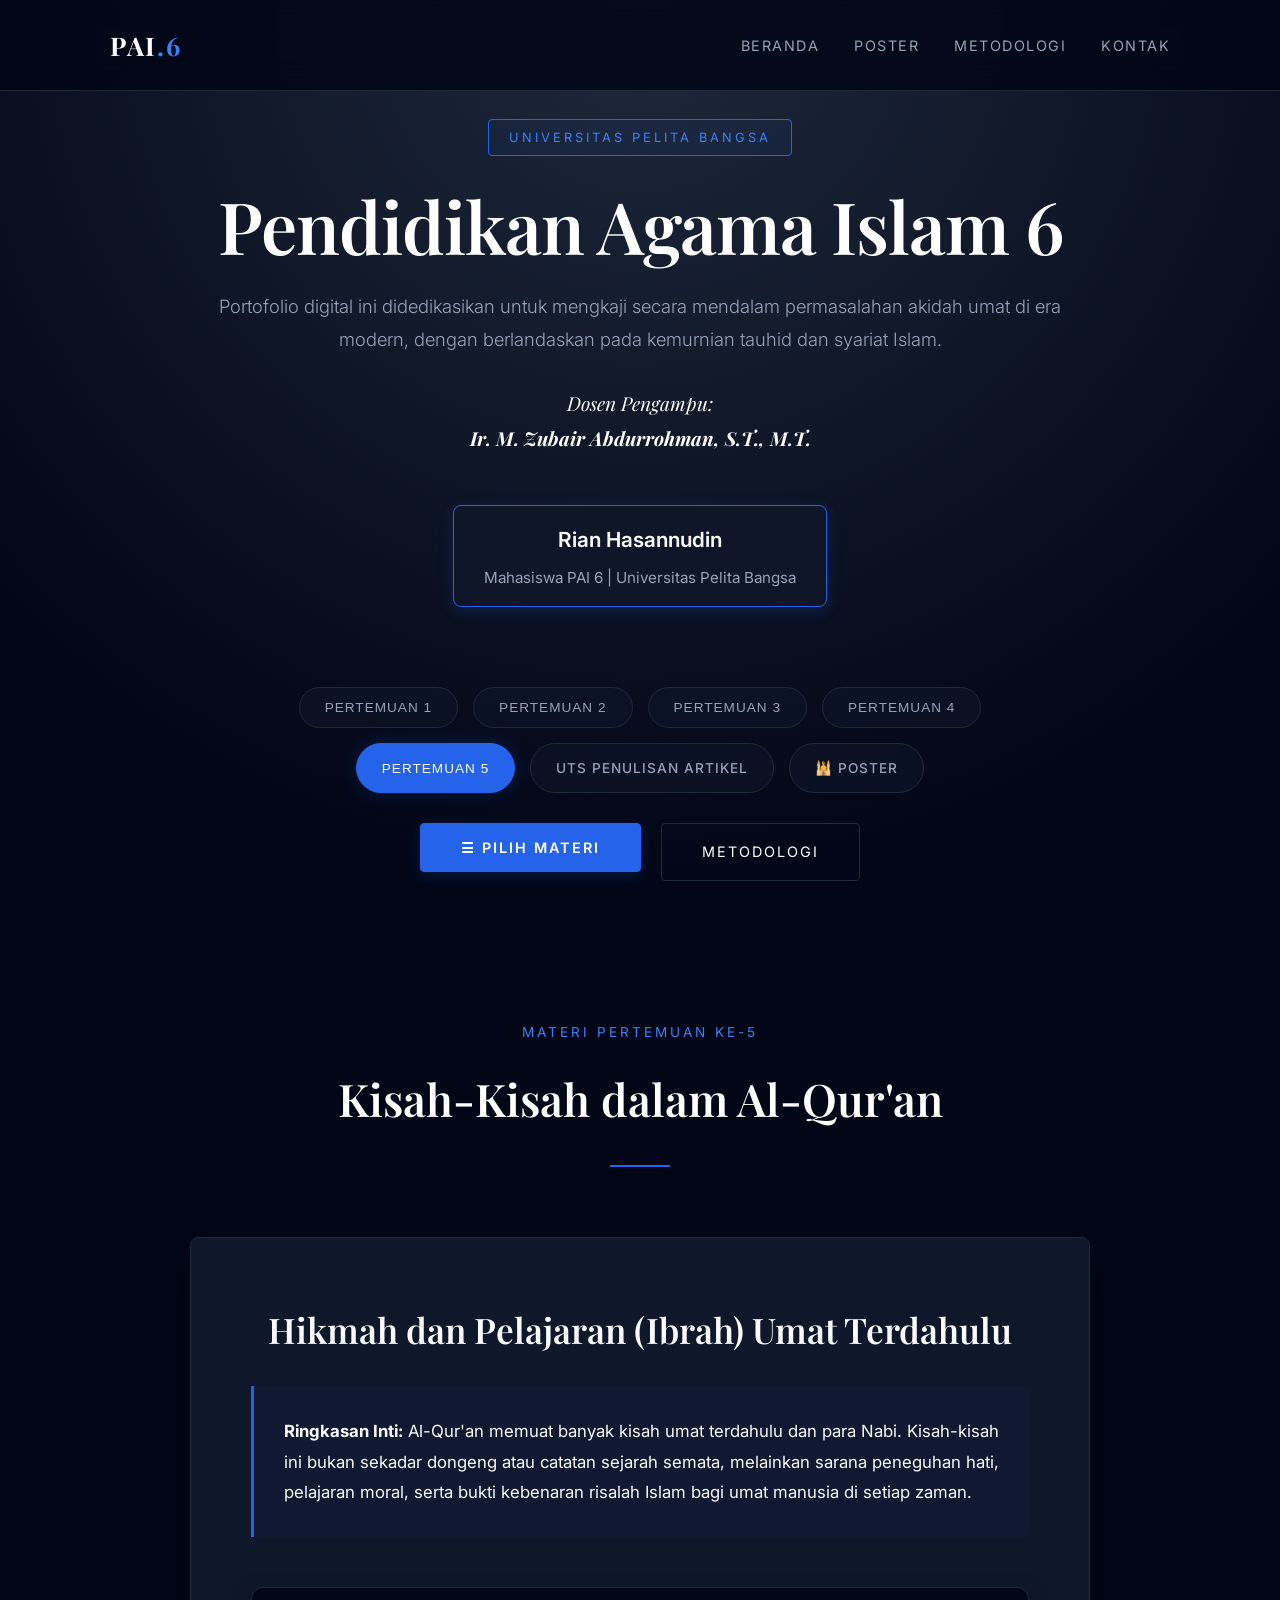
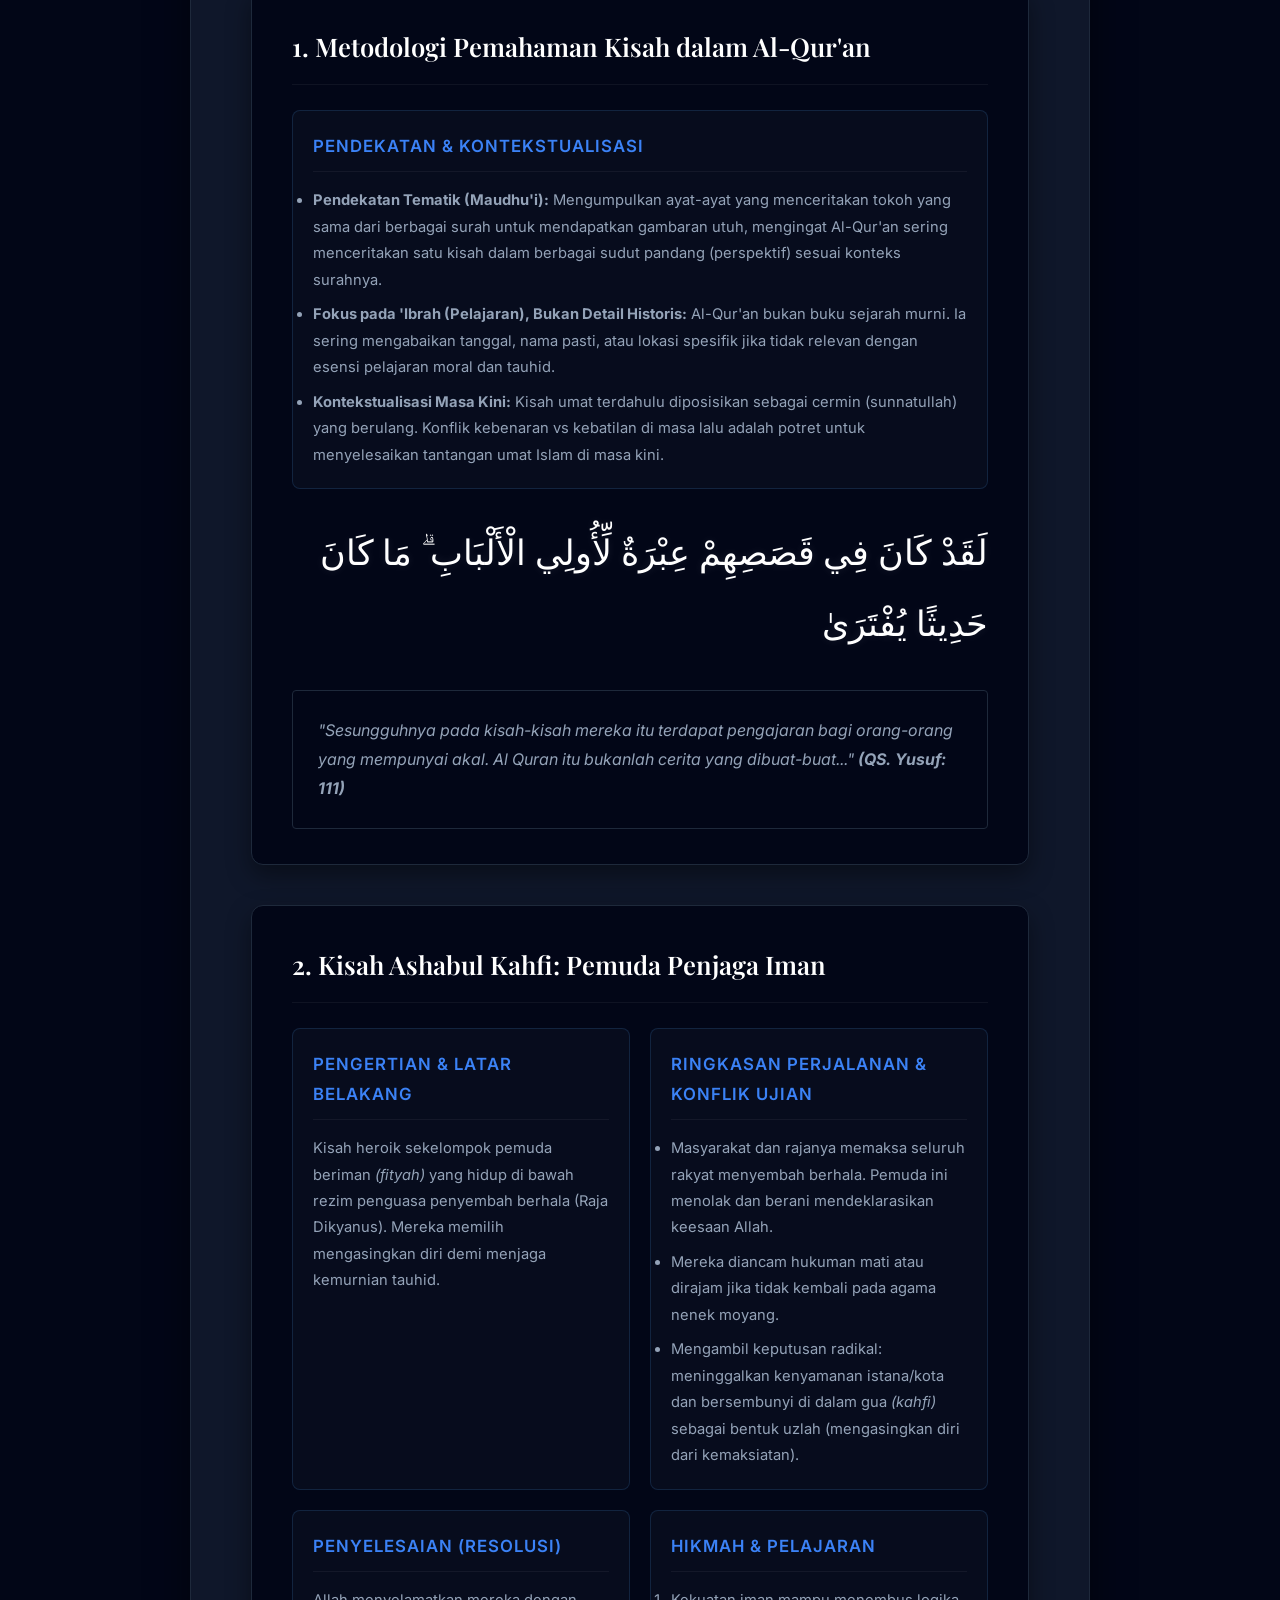
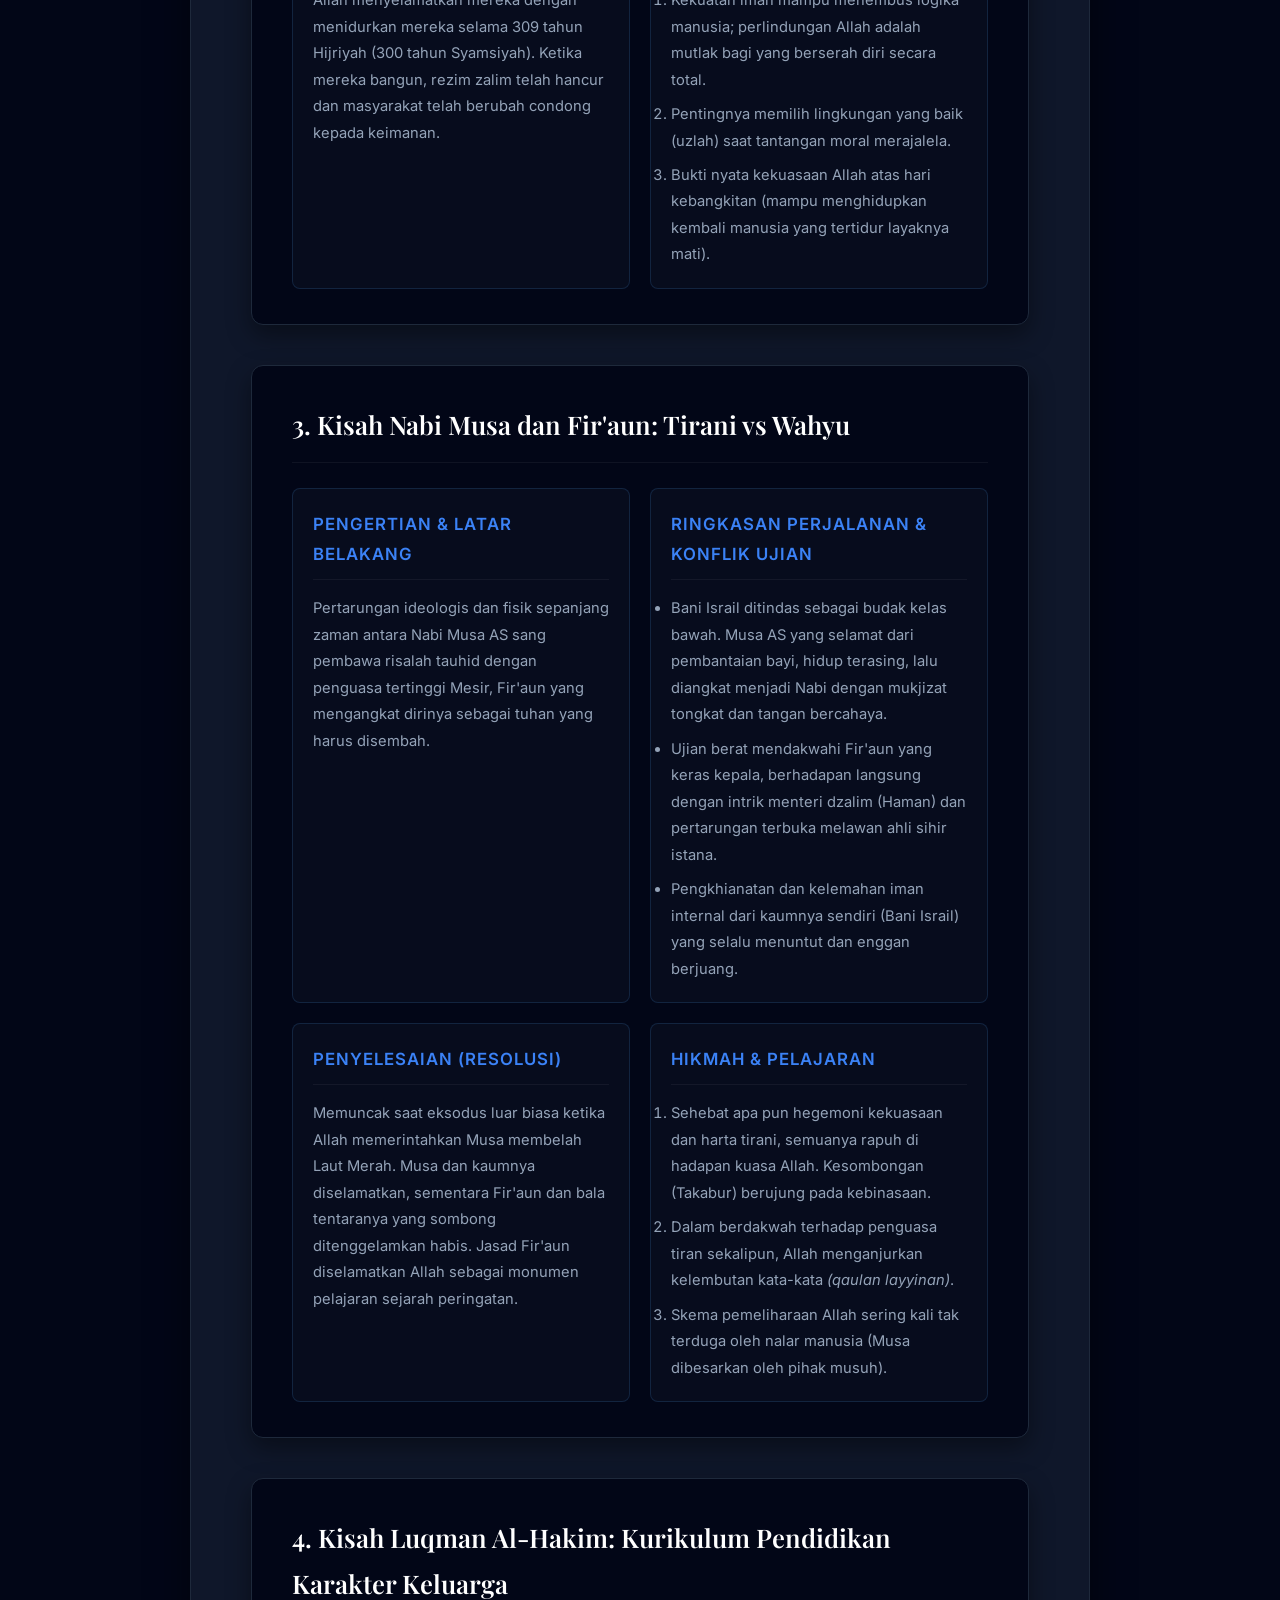
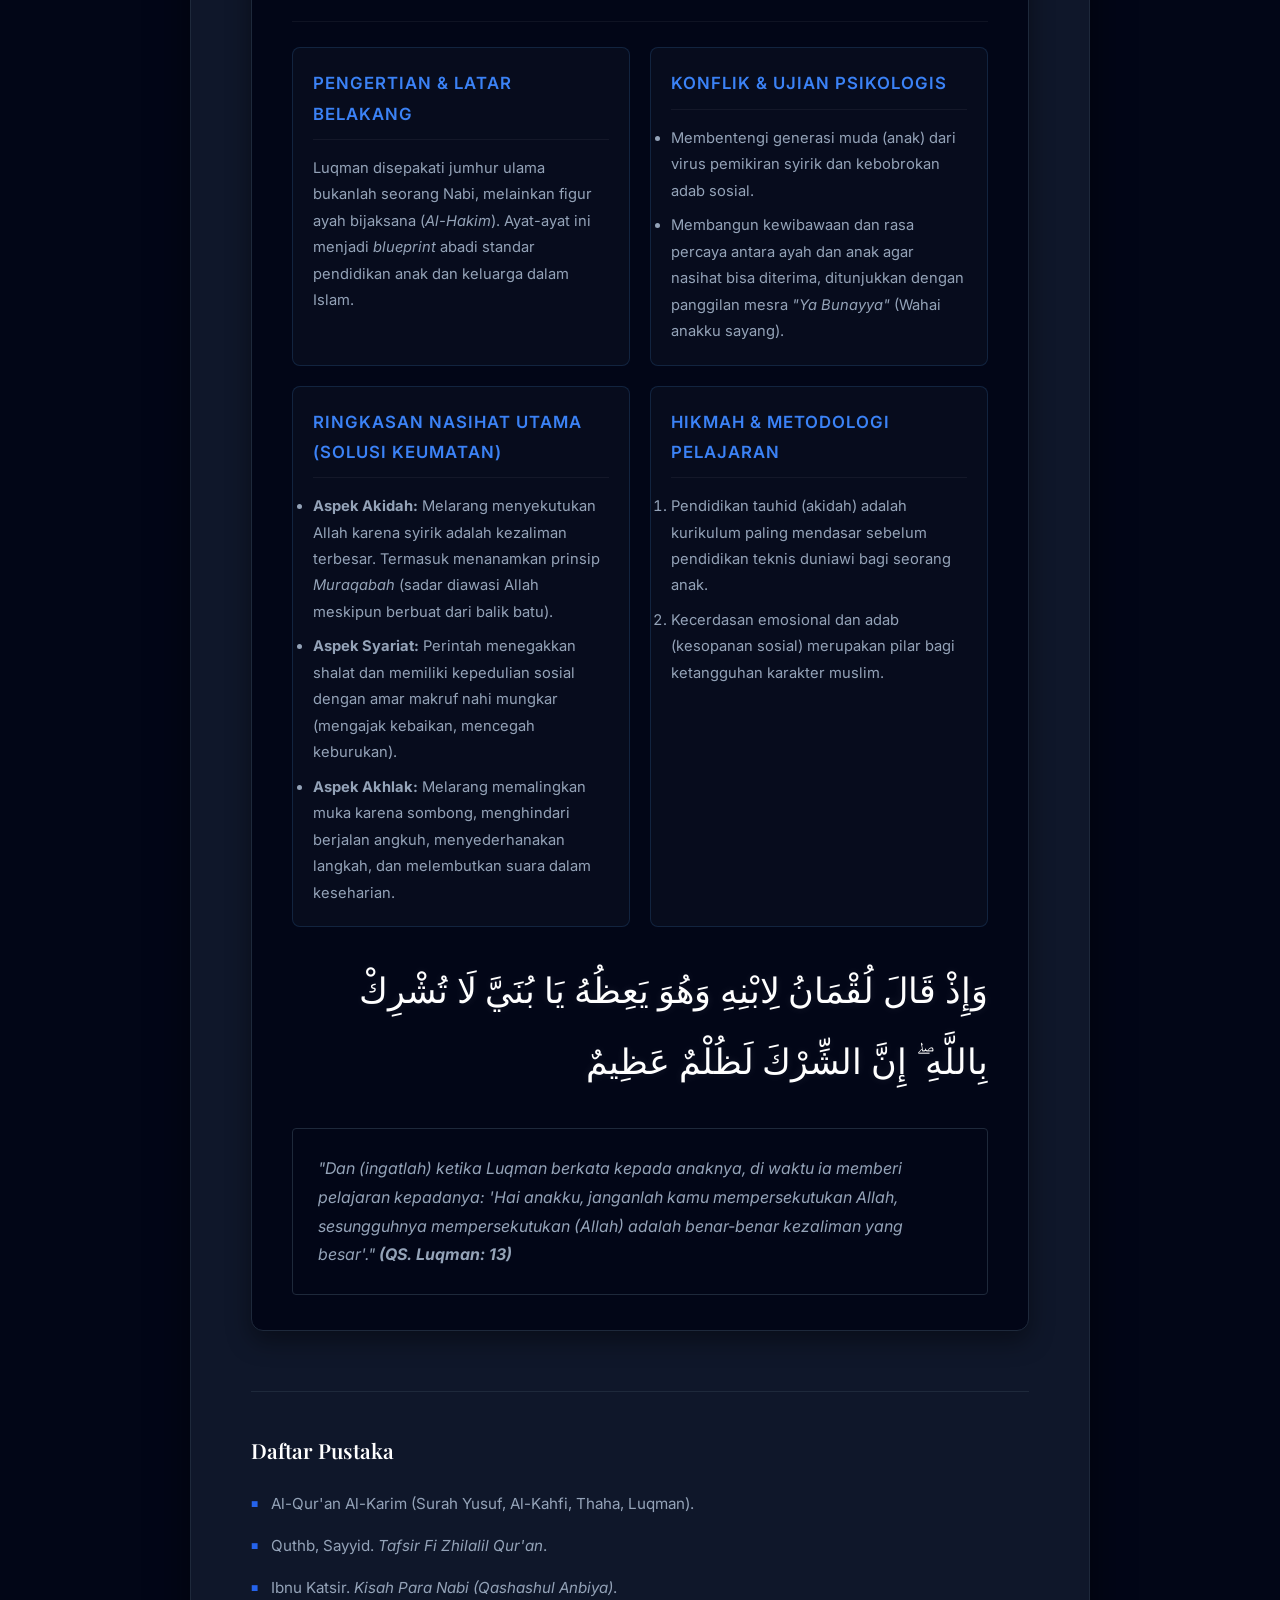
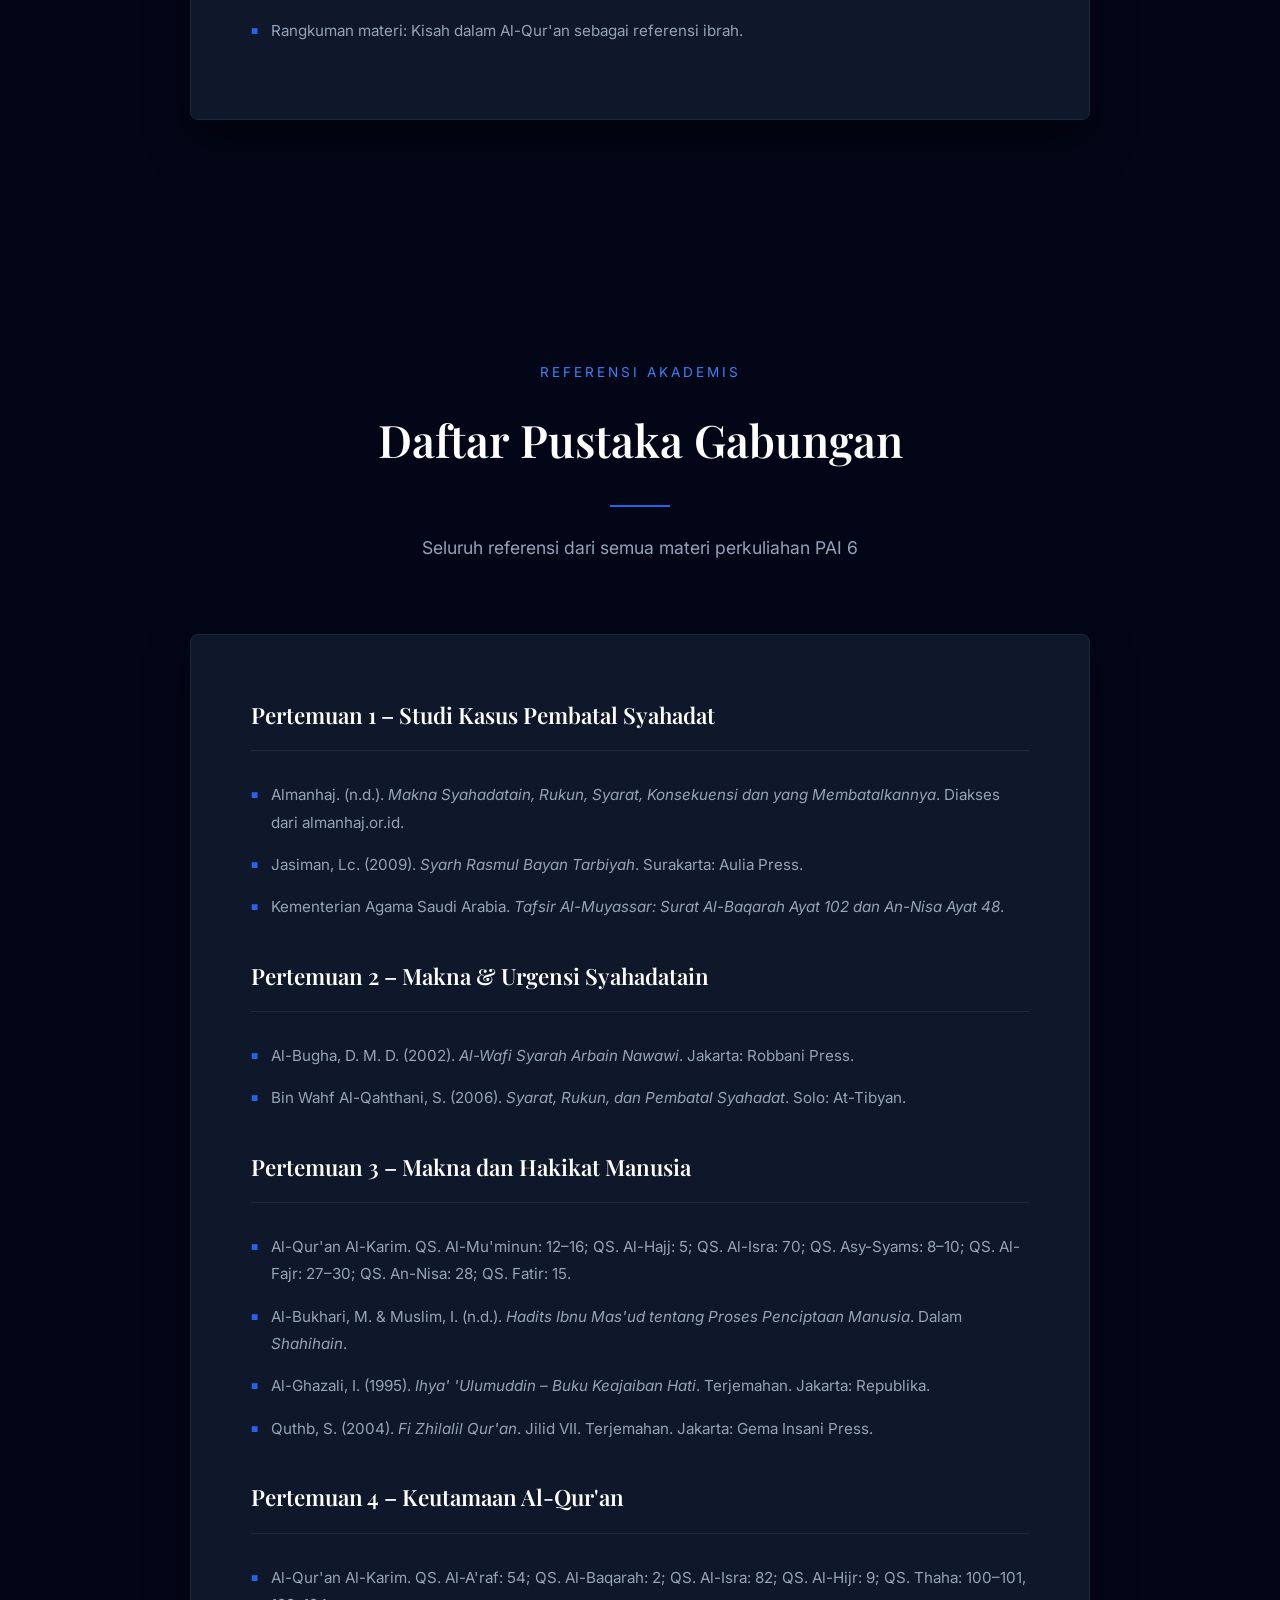
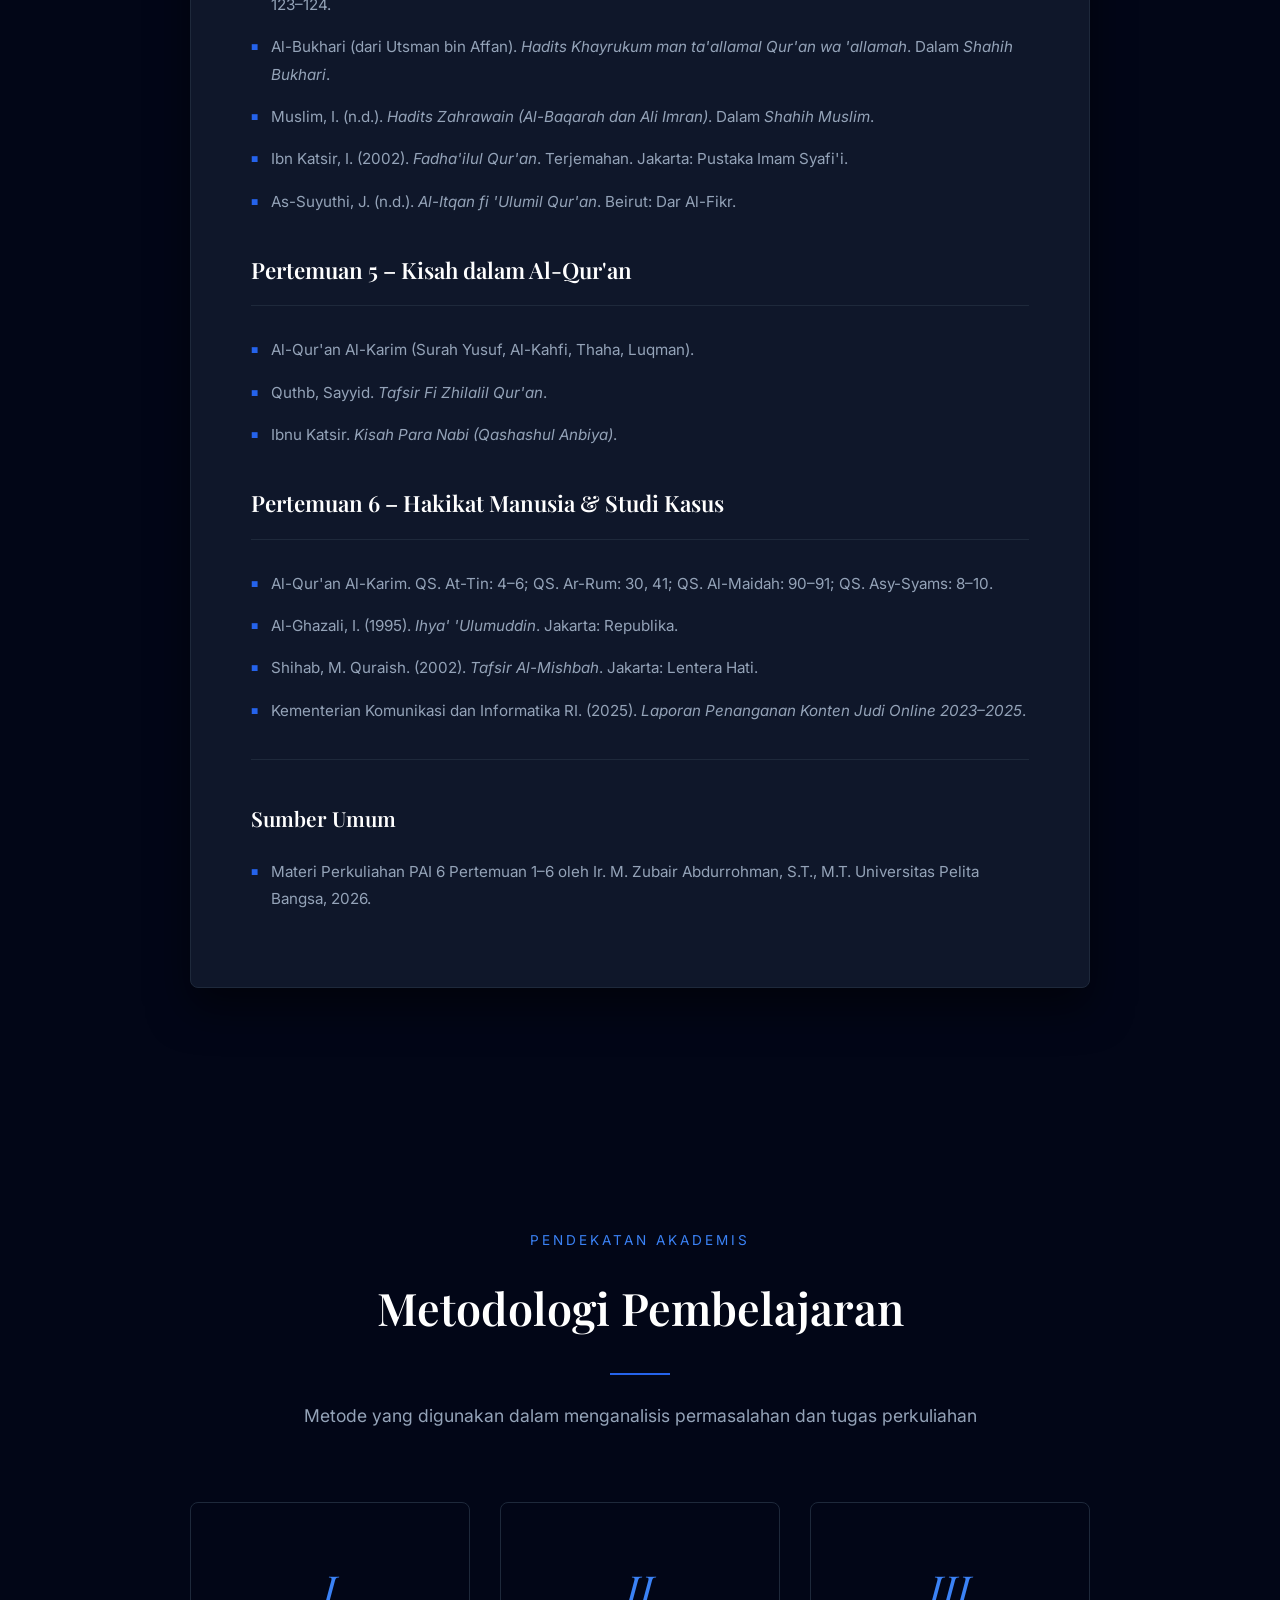
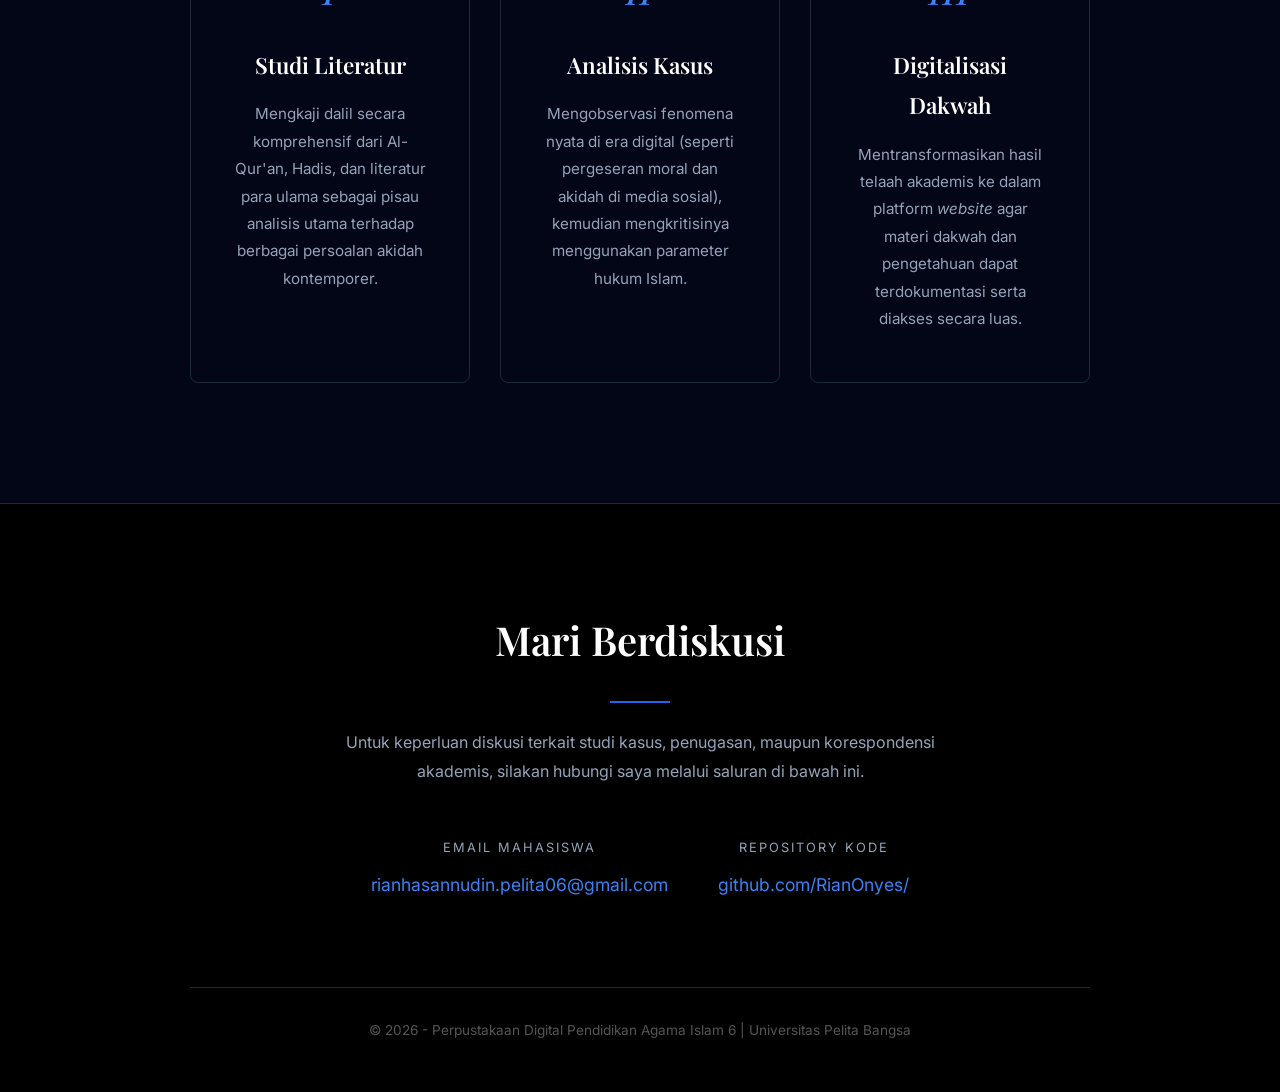
<file: index.html>
<!DOCTYPE html>
<html lang="id">
<head>
    <meta charset="UTF-8">
    <meta name="viewport" content="width=device-width, initial-scale=1.0">
    <title>PAI 6 | Portofolio & Studi Kasus</title>
    <link rel="stylesheet" href="style.css">
    <link href="https://fonts.googleapis.com/css2?family=Inter:wght@300;400;500;600&family=Playfair+Display:ital,wght@0,400;0,600;0,700;1,400&display=swap" rel="stylesheet">
</head>
<body>

    <nav class="navbar">
        <div class="nav-container">
            <a href="#" class="logo">PAI<span>.6</span></a>
            <ul class="nav-links">
                <li><a href="#beranda">Beranda</a></li>
                <li><a href="poster.html">Poster</a></li>
                <li><a href="#metodologi">Metodologi</a></li>
                <li><a href="#kontak">Kontak</a></li>
            </ul>
        </div>
    </nav>

    <section id="beranda" class="hero">
        <div class="hero-overlay"></div>
        <div class="hero-content">
            <span class="badge">Universitas Pelita Bangsa</span>
            <h1>Pendidikan Agama Islam 6</h1>
            <p>Portofolio digital ini didedikasikan untuk mengkaji secara mendalam permasalahan akidah umat di era modern, dengan berlandaskan pada kemurnian tauhid dan syariat Islam.</p>
            <p class="dosen">Dosen Pengampu: <br><strong>Ir. M. Zubair Abdurrohman, S.T., M.T.</strong></p>
            
            <div class="biodata-card" style="background: rgba(15, 23, 42, 0.8); border: 1px solid var(--accent-blue); padding: 15px 30px; border-radius: 8px; display: inline-block; margin-bottom: 40px; box-shadow: 0 4px 15px var(--accent-glow); text-align: center;">
                <h3 style="margin: 0; font-size: 1.3rem; color: #fff; font-family: 'Inter', sans-serif;">Rian Hasannudin</h3>
                <p style="margin: 5px 0 0; font-size: 0.95rem; color: var(--text-muted); font-weight: 400;">Mahasiswa PAI 6 | Universitas Pelita Bangsa</p>
            </div>
                <div class="material-nav-container">
                    <div class="material-nav-buttons">
                        <button class="m-nav-btn active" onclick="switchMateri('pertemuan-1', this)">Pertemuan 1</button>
                        <button class="m-nav-btn" onclick="switchMateri('pertemuan-2', this)">Pertemuan 2</button>
                        <button class="m-nav-btn" onclick="switchMateri('pertemuan-3', this)">Pertemuan 3</button>
                        <button class="m-nav-btn" onclick="switchMateri('pertemuan-4', this)">Pertemuan 4</button>
                        <button class="m-nav-btn" onclick="switchMateri('pertemuan-5', this)">Pertemuan 5</button>
                        <a href="artikel.html" class="m-nav-btn" style="text-decoration:none;">UTS Penulisan Artikel</a>
                        <a href="poster.html" class="m-nav-btn" style="text-decoration:none;">🕌 Poster</a>
                    </div>
                </div>
                <div class="hero-buttons">
                    <div class="dropdown">
                        <button class="btn btn-accent dropdown-toggle" onclick="toggleDropdown()">&#9776; Pilih Materi</button>
                        <div class="dropdown-menu" id="dropdownMenu">
                            <a href="javascript:void(0)" onclick="switchMateri('pertemuan-1'); closeDropdown()">&#8601; Pertemuan 1 &ndash; Studi Kasus</a>
                            <a href="javascript:void(0)" onclick="switchMateri('pertemuan-2'); closeDropdown()">&#8601; Pertemuan 2 &ndash; Syahadatain</a>
                            <a href="javascript:void(0)" onclick="switchMateri('pertemuan-3'); closeDropdown()">&#8601; Pertemuan 3 &ndash; Hakikat Manusia</a>
                            <a href="javascript:void(0)" onclick="switchMateri('pertemuan-4'); closeDropdown()">&#8601; Pertemuan 4 &ndash; Keutamaan Al-Qur'an</a>
                            <a href="javascript:void(0)" onclick="switchMateri('pertemuan-5'); closeDropdown()">&#8601; Pertemuan 5 &ndash; Kisah dalam Al-Qur'an</a>
                            <a href="artikel.html">&#8601; Halaman 2 &ndash; UTS Penulisan Artikel</a>
                            <a href="poster.html">&#8601; Poster &ndash; Adab Berpakaian</a>
                        </div>
                    </div>
                    <a href="#metodologi" class="btn btn-outline">Metodologi</a>
                </div>
        </div>
    </section>

    <!-- SECTION PERTEMUAN 1 -->
    <section id="pertemuan-1" class="section">
        <div class="container">
            <div class="section-header text-center">
                <span class="subtitle">Materi Pertemuan Ke-1 / Tugas Tulisan Pertama</span>
                <h2>Studi Kasus Pembatal Syahadat</h2>
                <div class="divider-accent"></div>
            </div>

            <div class="case-study-card">
                <div class="case-header">
                    <h3>Fenomena Jasa Ramal Nasib & Zodiak Online</h3>
                </div>
                
                <div class="case-desc">
                    <p><strong>Deskripsi Kasus:</strong> Maraknya bermunculan akun di platform media sosial yang menawarkan jasa ramal nasib, perjodohan, dan rezeki menggunakan kartu tarot atau praktik perdukunan modern. Ironisnya, banyak pengguna internet yang menggantungkan keputusan hidup mereka pada hasil ramalan <em>online</em> tersebut.</p>
                </div>
                
                <div class="case-body">
                    <h4 class="case-title">Landasan Syar'i (Mengapa Praktik Ini Membatalkan Syahadat):</h4>
                    
                    <div class="reason-item">
                        <h5>1. Syirik dalam Beribadah</h5>
                        <p>Menggantungkan nasib pada peramal berarti telah menyekutukan Allah dalam hal mengetahui perkara gaib. Syirik adalah pembatal syahadat yang paling utama. Allah berfirman:</p>
                        <div class="arabic">إِنَّ اللَّهَ لَا يَغْفِرُ أَنْ يُشْرَكَ بِهِ وَيَغْفِرُ مَا دُوْنَ ذَلِكَ لِمَنْ يَّشَاءُ</div>
                        <div class="terjemahan">"Sesungguhnya Allah tidak akan mengampuni dosa syirik, dan Dia mengampuni segala dosa yang selain dari (syirik) itu, bagi siapa yang dikehendakiNya." <strong>(QS. An-Nisa: 48)</strong></div>
                    </div>

                    <div class="reason-item">
                        <h5>2. Termasuk Kategori Praktik Sihir</h5>
                        <p>Ilmu meramal nasib memiliki keterkaitan erat dengan praktik sihir. Barangsiapa yang melakukan, membenarkan, atau meridhainya, maka ia terancam kekufuran dan batal syahadatnya. Allah berfirman:</p>
                        <div class="arabic">وَمَا يُعَلِّمُنِ مِنْ أَحَدٍ حَتَّى يَقُولَا إِنَّمَا نَحْنُ فِتْنَةٌ فَلَا تَكْفُرْ</div>
                        <div class="terjemahan">"...sedang keduanya tidak mengajarkan (sesuatu) kepada seorangpun sebelum mengatakan: 'Sesungguhnya kami hanya cobaan (bagimu), sebab itu janganlah kamu kafir'." <strong>(QS. Al-Baqarah: 102)</strong></div>
                    </div>

                    <div class="reason-item">
                        <h5>3. Menjadikan Perantara Selain Allah</h5>
                        <p>Pengguna jasa ramalan sering menjadikan sang peramal sebagai perantara <em>(wasilah)</em>. Mereka meminta petunjuk jalan keluar dan bertawakkal kepadanya, yang mana hal ini sangat dilarang dalam kemurnian tauhid.</p>
                    </div>
                </div>

                <div class="daftar-pustaka">
                    <h4>Daftar Pustaka</h4>
                    <ul>
                        <li>Almanhaj. (n.d.). <em>Makna Syahadatain, Rukun, Syarat, Konsekuensi dan yang Membatalkannya</em>.</li>
                        <li>Jasiman, Lc. (2009). <em>Syarh Rasmul Bayan Tarbiyah</em>. Surakarta: Aulia Press.</li>
                        <li>Kementerian Agama Saudi Arabia. <em>Tafsir Al-Muyassar: Surat Al-Baqarah Ayat 138</em>.</li>
                        <li>Materi Perkuliahan PAI 6 Pertemuan 1-2 oleh Ir. M. Zubair Abdurrohman, S.T., M.T.</li>
                    </ul>
                </div>
            </div>
        </div>
    </section>

    <!-- SECTION PERTEMUAN 2 -->
    <section id="pertemuan-2" class="section bg-darker">
        <div class="container">
            <div class="section-header text-center">
                <span class="subtitle">Materi Pertemuan Ke-2</span>
                <h2>Makna & Urgensi Syahadatain</h2>
                <div class="divider-accent"></div>
            </div>

            <div class="case-study-card">
                <div class="case-header">
                    <h3>Hakikat, Rukun, dan Syarat Syahadatain</h3>
                </div>
                
                <div class="case-desc">
                    <p><strong>Ringkasan:</strong> Syahadatain (dua kalimat syahadat) bukan sekadar ucapan, melainkan fondasi utama bagi setiap Muslim. Ia merupakan gerbang masuk Islam, intisari ajaran (Aqidah & Syariah), asas perubahan jiwa, dan kunci surga yang membebaskan manusia dari peradaban jahiliyah menuju peradaban mulia.</p>
                </div>
                
                <div class="case-body">
                    <h4 class="case-title">1. Makna dan Rukun Syahadatain</h4>
                    
                    <div class="reason-item">
                        <h5>A. Syahadat Tauhid (Laa ilaaha illallah)</h5>
                        <p><strong>Makna:</strong> Menafikan hak penyembahan dari selain Allah dan menetapkan hak tersebut hanya bagi Allah semata.</p>
                        <p style="margin-top: 10px; font-weight: 500; color: #fff;">Rukun:</p>
                        <ul style="padding-left: 20px; color: var(--text-muted); margin-bottom: 15px;">
                            <li style="margin-bottom: 8px;"><strong>An-Nafyu (Peniadaan):</strong> Membatalkan segala bentuk syirik <em>(Laa ilaha)</em>.</li>
                            <li><strong>Al-Itsbat (Penetapan):</strong> Menetapkan hanya Allah yang berhak disembah <em>(illallah)</em>.</li>
                        </ul>
                    </div>

                    <div class="reason-item">
                        <h5>B. Syahadat Rasul (Muhammadan Rasulullah)</h5>
                        <p><strong>Makna:</strong> Mengakui secara lahir batin bahwa Nabi Muhammad adalah hamba dan utusan Allah.</p>
                        <p style="margin-top: 10px; font-weight: 500; color: #fff;">Rukun:</p>
                        <ul style="padding-left: 20px; color: var(--text-muted); margin-bottom: 15px;">
                            <li style="margin-bottom: 8px;"><strong>'Abduhu (Hambanya):</strong> Menegaskan Nabi adalah manusia biasa (makhluk), agar tidak disembah secara berlebihan.</li>
                            <li><strong>Rasuluhu (Utusannya):</strong> Menegaskan otoritas beliau sebagai pembawa risalah yang wajib ditaati.</li>
                        </ul>
                    </div>

                    <h4 class="case-title">2. Syarat-Syarat Syahadatain</h4>
                    <div class="reason-item">
                        <p>Agar syahadat sah dan bermanfaat, diperlukan tujuh syarat:</p>
                        <ol style="padding-left: 20px; color: var(--text-muted); margin-bottom: 15px; margin-top: 10px;">
                            <li style="margin-bottom: 8px;"><strong>'Ilmu:</strong> Memahami maknanya (lawan dari kebodohan).</li>
                            <li style="margin-bottom: 8px;"><strong>Yakin:</strong> Tidak ada keraguan sedikit pun di hati.</li>
                            <li style="margin-bottom: 8px;"><strong>Qabul:</strong> Menerima segala konsekuensinya dengan lapang dada.</li>
                            <li style="margin-bottom: 8px;"><strong>Inqiyad:</strong> Tunduk dan patuh pada aturan-Nya.</li>
                            <li style="margin-bottom: 8px;"><strong>Ikhlash:</strong> Memurnikan niat hanya karena Allah.</li>
                            <li style="margin-bottom: 8px;"><strong>Shidq:</strong> Kejujuran antara lisan dan hati (bukan munafik).</li>
                            <li><strong>Mahabbah:</strong> Mencintai kalimat ini, isinya, dan orang yang mengamalkannya.</li>
                        </ol>
                    </div>

                    <h4 class="case-title">3. Realisasi dan Dampak Syahadat dalam Kehidupan</h4>
                    <div class="reason-item">
                        <p>Realisasi syahadat melahirkan orientasi hidup yang jelas (Allah sebagai tujuan, Islam sebagai jalan, Rasulullah sebagai teladan). Hal ini berdampak pada:</p>
                        <ul style="padding-left: 20px; color: var(--text-muted); margin-bottom: 15px; margin-top: 10px;">
                            <li style="margin-bottom: 8px;"><strong>Hati yang Sehat:</strong> Terbebas dari penyakit hati (riya, takabur, hasad) karena memiliki sifat Raja’ (harap), Khauf (takut), dan Cinta kepada Allah.</li>
                            <li style="margin-bottom: 8px;"><strong>Akal yang Cerdas:</strong> Mampu mentadaburi ayat-ayat Al-Qur'an (Qauliyah), mentafakuri alam semesta (Kauniyah), serta senantiasa mengingat kematian (Dzikrul Maut).</li>
                            <li style="margin-bottom: 8px;"><strong>Shibghatullah (Celupan Allah):</strong> Membentuk identitas Muslim yang utuh dalam keyakinan, ucapan, dan perbuatan.</li>
                            <li><strong>Al-Inqilab (Perubahan Total):</strong> Hijrah dari kehidupan gelap (jahiliyah) menuju cahaya Islam secara <em>kaaffah</em> (menyeluruh) dalam aspek ideologi, intelektual, emosi, dan perilaku.</li>
                        </ul>
                    </div>

                    <h4 class="case-title">4. Hal-Hal yang Membatalkan Syahadat</h4>
                    <div class="reason-item">
                        <p>Seorang Muslim wajib waspada terhadap hal-hal yang dapat menggugurkan syahadatnya:</p>
                        <ul style="padding-left: 20px; color: var(--text-muted); margin-bottom: 15px; margin-top: 10px;">
                            <li style="margin-bottom: 8px;">Melakukan syirik dalam beribadah.</li>
                            <li style="margin-bottom: 8px;">Menjadikan perantara antara dirinya dengan Allah dalam berdoa.</li>
                            <li style="margin-bottom: 8px;">Tidak mengkafirkan orang musyrik atau ragu terhadap kekufuran mereka.</li>
                            <li style="margin-bottom: 8px;">Meyakini ada petunjuk atau hukum yang lebih baik/sempurna dari hukum Rasulullah.</li>
                            <li style="margin-bottom: 8px;">Membenci sesuatu dari ajaran Rasulullah atau menghina agama.</li>
                            <li style="margin-bottom: 8px;">Mempraktikkan atau rida terhadap sihir.</li>
                            <li>Berpaling dari agama Allah (tidak mau mempelajari dan mengamalkannya).</li>
                        </ul>
                        <p style="margin-top: 15px; font-size: 0.95rem;"><em>*<strong>Catatan Penting:</strong> Pembatal-pembatal ini berlaku baik bagi yang bercanda, bersungguh-sungguh, maupun yang takut, kecuali bagi mereka yang dalam keadaan dipaksa (terancam nyawanya).</em></p>
                    </div>

                    <div class="divider-accent" style="margin: 40px auto 30px; width: 40px; height: 1px; background-color: var(--border-color);"></div>

                    <div class="reason-item">
                        <h5>Dalil Hadis tentang Keutamaan Syahadat</h5>
                        <p>Mengenai jaminan surga bagi yang mengucapkan syahadat dengan ikhlas dari hatinya, Rasulullah SAW bersabda:</p>
                        <div class="arabic">مَنْ قَالَ لَا إِلَهَ إِلَّا اللَّهُ مُخْلِصًا دَخَلَ الْجَنَّةَ</div>
                        <div class="terjemahan">"Barangsiapa yang mengucapkan 'Laa ilaaha illallah' dengan ikhlas, maka ia masuk surga." <strong>(HR. Ahmad)</strong></div>
                    </div>
                </div>

                <div class="daftar-pustaka">
                    <h4>Daftar Pustaka</h4>
                    <ul>
                        <li>Al-Bugha, D. M. D. (2002). <em>Al-Wafi Syarah Arbain Nawawi</em>. Jakarta: Robbani Press.</li>
                        <li>Bin Wahf Al-Qahthani, S. (2006). <em>Syarat, Rukun, dan Pembatal Syahadat</em>. Solo: At-Tibyan.</li>
                        <li>Materi Perkuliahan PAI 6 Pertemuan 1-2 oleh Ir. M. Zubair Abdurrohman, S.T., M.T.</li>
                    </ul>
                </div>
            </div>
        </div>
    </section>
    <!-- SECTION PERTEMUAN 3 -->
    <section id="pertemuan-3" class="section">
        <div class="container">
            <div class="section-header text-center">
                <span class="subtitle">Materi Pertemuan Ke-3</span>
                <h2>Makna dan Hakikat Manusia</h2>
                <div class="divider-accent"></div>
            </div>

            <div class="case-study-card">
                <div class="case-header">
                    <h3>Penciptaan, Kedudukan, dan Dinamika Jiwa Manusia</h3>
                </div>

                <div class="case-desc">
                    <p><strong>Pengantar:</strong> Manusia adalah makhluk paling mulia yang diciptakan Allah, namun juga memiliki kelemahan mendasar. Memahami hakikat diri adalah fondasi untuk meraih kesuksesan sejati di dunia dan akhirat melalui penyucian jiwa (<em>Tazkiyatun Nafs</em>).</p>
                </div>

                <div class="case-body">

                    <!-- BAGIAN 1: PROSES PENCIPTAAN -->
                    <h4 class="case-title">1. Proses Penciptaan Manusia (Embriologi Islam)</h4>

                    <div class="reason-item">
                        <p>Berdasarkan Hadis Ibnu Mas'ud (HR. Bukhari & Muslim) dan berbagai ayat Al-Qur'an, proses penciptaan manusia berlangsung dalam fase-fase spesifik setiap 40 hari:</p>

                        <p style="margin-top: 15px; font-weight: 500; color: #fff;">A. Fase Fisik (0–120 hari)</p>
                        <ul style="padding-left: 20px; color: var(--text-muted); margin-bottom: 15px; margin-top: 10px;">
                            <li style="margin-bottom: 8px;"><strong>Nuthfah (0–40 hari):</strong> Bertemunya sperma dan ovum (saripati tanah) di dalam rahim.</li>
                            <li style="margin-bottom: 8px;"><strong>'Alaqah (40–80 hari):</strong> Segumpal darah yang melekat pada dinding rahim.</li>
                            <li><strong>Mudhghah (80–120 hari):</strong> Segumpal daging yang kemudian membentuk tulang belulang dan dibungkus kembali dengan daging.</li>
                        </ul>

                        <div class="arabic">وَلَقَدْ خَلَقْنَا الْإِنسَانَ مِن سُلَالَةٍ مِّن طِينٍ ✦ ثُمَّ جَعَلْنَاهُ نُطْفَةً فِي قَرَارٍ مَّكِينٍ ✦ ثُمَّ خَلَقْنَا النُّطْفَةَ عَلَقَةً فَخَلَقْنَا الْعَلَقَةَ مُضْغَةً</div>
                        <div class="terjemahan">"Dan sesungguhnya Kami telah menciptakan manusia dari suatu saripati (berasal) dari tanah. Kemudian Kami jadikan saripati itu air mani (yang disimpan) dalam tempat yang kokoh (rahim). Kemudian air mani itu Kami jadikan segumpal darah, lalu segumpal darah itu Kami jadikan segumpal daging..." <strong>(QS. Al-Mu'minun: 12–14)</strong></div>

                        <p style="margin-top: 20px; font-weight: 500; color: #fff;">B. Fase Spiritual (120 hari ke atas)</p>
                        <ul style="padding-left: 20px; color: var(--text-muted); margin-bottom: 15px; margin-top: 10px;">
                            <li style="margin-bottom: 8px;"><strong>Peniupan Ruh:</strong> Malaikat diutus untuk meniupkan ruh ke dalam janin.</li>
                            <li><strong>Penulisan Takdir:</strong> Empat hal ditetapkan: Rizki, Ajal, Amal, dan apakah ia Celaka atau Bahagia (akhir hidupnya).</li>
                        </ul>

                        <div class="arabic">إِنَّ أَحَدَكُمْ يُجْمَعُ خَلْقُهُ فِي بَطْنِ أُمِّهِ أَرْبَعِينَ يَوْمًا نُطْفَةً، ثُمَّ يَكُونُ عَلَقَةً مِثْلَ ذَلِكَ، ثُمَّ يَكُونُ مُضْغَةً مِثْلَ ذَلِكَ، ثُمَّ يُرْسَلُ إِلَيْهِ الْمَلَكُ فَيَنْفُخُ فِيهِ الرُّوحَ</div>
                        <div class="terjemahan">"Sesungguhnya salah seorang di antara kalian dikumpulkan penciptaannya di dalam perut ibunya selama 40 hari dalam bentuk nuthfah, kemudian menjadi 'alaqah seperti itu (40 hari), kemudian menjadi mudhghah seperti itu, kemudian malaikat diutus kepadanya untuk meniupkan ruh..." <strong>(HR. Bukhari & Muslim, dari Ibnu Mas'ud)</strong></div>
                    </div>

                    <!-- BAGIAN 2: LIMA STATUS HAKIKAT MANUSIA -->
                    <h4 class="case-title">2. Lima Status Utama Hakikat Manusia</h4>
                    <div class="reason-item">
                        <p>Manusia bukan sekadar makhluk biologis, melainkan entitas yang memiliki lima dimensi kedudukan:</p>
                        <ul style="padding-left: 20px; color: var(--text-muted); margin-bottom: 15px; margin-top: 10px;">
                            <li style="margin-bottom: 12px;"><strong>Makhluq (Status Asal):</strong> Ciptaan yang terbatas, lemah <em>(QS. An-Nisa: 28)</em>, bodoh <em>(QS. Al-Ahzab: 72)</em>, dan fakir/butuh kepada Allah <em>(QS. Fatir: 15)</em>.</li>
                            <li style="margin-bottom: 12px;"><strong>Mukarram (Kemuliaan):</strong> Makhluk yang dimuliakan melebihi ciptaan lain melalui akal, ruh, dan penundukan alam semesta (<em>taskhir</em>) untuk kepentingannya.</li>
                            <li style="margin-bottom: 12px;"><strong>Mukallaf (Tanggung Jawab):</strong> Pengemban beban hukum untuk beribadah kepada Allah dan menjadi Khalifah (pengelola) di bumi.</li>
                            <li style="margin-bottom: 12px;"><strong>Mukhayyar (Kebebasan):</strong> Diberi kehendak bebas untuk memilih jalan syukur atau kufur, serta antara ketakwaan atau kefasikan.</li>
                            <li><strong>Mujzi (Konsekuensi):</strong> Setiap pilihan akan mendapatkan balasan yang adil — Surga bagi amal saleh, Neraka bagi yang fasik.</li>
                        </ul>
                        <div class="arabic">وَلَقَدْ كَرَّمْنَا بَنِي آدَمَ وَحَمَلْنَاهُمْ فِي الْبَرِّ وَالْبَحْرِ وَرَزَقْنَاهُم مِّنَ الطَّيِّبَاتِ وَفَضَّلْنَاهُمْ عَلَىٰ كَثِيرٍ مِّمَّنْ خَلَقْنَا تَفْضِيلًا</div>
                        <div class="terjemahan">"Dan sesungguhnya telah Kami muliakan anak-anak Adam, Kami angkut mereka di daratan dan di lautan, Kami beri mereka rezeki dari yang baik-baik dan Kami lebihkan mereka dengan kelebihan yang sempurna atas kebanyakan makhluk yang telah Kami ciptakan." <strong>(QS. Al-Isra: 70)</strong></div>
                    </div>

                    <!-- BAGIAN 3: DINAMIKA JIWA -->
                    <h4 class="case-title">3. Dinamika Jiwa Manusia (An-Nafs)</h4>
                    <div class="reason-item">
                        <p>Kondisi batin manusia dipengaruhi oleh pertarungan antara <strong>Ruh</strong> (potensi ketuhanan) dan <strong>Hawa Nafsu</strong> (potensi rendah):</p>
                        <ul style="padding-left: 20px; color: var(--text-muted); margin-bottom: 15px; margin-top: 10px;">
                            <li style="margin-bottom: 12px;"><strong>An-Nafsul Muthmainnah (Jiwa yang Tenang):</strong> Ruh memimpin hawa nafsu. Jiwa ini berorientasi pada dzikir dan tentram mengingat Allah. Inilah jiwa yang dipanggil untuk masuk surga.</li>
                            <li style="margin-bottom: 12px;"><strong>An-Nafsul Lawwamah (Jiwa yang Menyesal):</strong> Terjadi pergolakan antara ruh dan nafsu. Manusia berada di antara iman dan kufur, namun sering menyesal setelah berbuat salah.</li>
                            <li><strong>An-Nafsul Ammarah Bis-Su' (Jiwa yang Buruk):</strong> Hawa nafsu menguasai ruh. Selalu mendorong pada kejahatan, syahwat duniawi, dan menjadikan nafsu sebagai "tuhan".</li>
                        </ul>
                        <div class="arabic">يَا أَيَّتُهَا النَّفْسُ الْمُطْمَئِنَّةُ ارْجِعِي إِلَىٰ رَبِّكِ رَاضِيَةً مَّرْضِيَّةً فَادْخُلِي فِي عِبَادِي وَادْخُلِي جَنَّتِي</div>
                        <div class="terjemahan">"Wahai jiwa yang tenang! Kembalilah kepada Tuhanmu dengan hati yang ridha dan diridhai-Nya. Maka masuklah ke dalam golongan hamba-hamba-Ku, dan masuklah ke dalam surga-Ku." <strong>(QS. Al-Fajr: 27–30)</strong></div>
                    </div>

                    <!-- BAGIAN 4: POTENSI SIFAT -->
                    <h4 class="case-title">4. Potensi Sifat: Antara Takwa dan Fasik</h4>
                    <div class="reason-item">
                        <p>Manusia dibekali dua potensi sifat yang bertolak belakang:</p>
                        <div class="arabic">فَأَلْهَمَهَا فُجُورَهَا وَتَقْوَاهَا ✦ قَدْ أَفْلَحَ مَن زَكَّاهَا ✦ وَقَدْ خَابَ مَن دَسَّاهَا</div>
                        <div class="terjemahan">"Maka Allah mengilhamkan kepada jiwa itu (jalan) kefasikan dan ketakwaannya. Sungguh beruntung orang yang menyucikannya, dan sungguh rugi orang yang mengotorinya." <strong>(QS. Asy-Syams: 8–10)</strong></div>

                        <div style="display: grid; grid-template-columns: 1fr 1fr; gap: 20px; margin-top: 25px;">
                            <div style="background: rgba(37,99,235,0.05); border: 1px solid var(--accent-blue); border-radius: 6px; padding: 20px;">
                                <p style="color: var(--accent-blue-hover); font-weight: 600; margin-bottom: 12px;">✓ Sifat Positif (Potensi Takwa)</p>
                                <ul style="padding-left: 18px; color: var(--text-muted); font-size: 0.95rem;">
                                    <li style="margin-bottom: 6px;">Syakur (Bersyukur) & Shabur (Sabar)</li>
                                    <li style="margin-bottom: 6px;">Halim (Tenang/Penyantun) & Amin (Terpercaya)</li>
                                    <li>Awwab (Suka bertaubat)</li>
                                </ul>
                            </div>
                            <div style="background: rgba(220,38,38,0.05); border: 1px solid rgba(220,38,38,0.3); border-radius: 6px; padding: 20px;">
                                <p style="color: #f87171; font-weight: 600; margin-bottom: 12px;">✗ Sifat Negatif (Kelemahan Bawaan)</p>
                                <ul style="padding-left: 18px; color: var(--text-muted); font-size: 0.95rem;">
                                    <li style="margin-bottom: 6px;">'Ajula (Tergesa-gesa) & Halu'a (Keluh kesah)</li>
                                    <li style="margin-bottom: 6px;">Qatura (Pelit) & Kafura (Ingkar nikmat)</li>
                                    <li>Jadala (Suka membantah/berdebat)</li>
                                </ul>
                            </div>
                        </div>

                        <p style="margin-top: 25px; padding: 18px 20px; background: rgba(37,99,235,0.06); border-left: 3px solid var(--accent-blue); border-radius: 0 4px 4px 0; font-size: 0.95rem; color: var(--text-muted);">
                            <strong style="color: #fff;">Pesan Inti:</strong> Manusia adalah makhluk yang sangat mulia namun memiliki kelemahan mendasar. Kunci kesuksesannya terletak pada kemampuan menyucikan jiwa (<em>Tazkiyatun Nafs</em>) agar potensi takwa dan <em>Nafsul Muthmainnah</em> mendominasi kehidupannya.
                        </p>
                    </div>

                </div>

                <div class="daftar-pustaka">
                    <h4>Daftar Pustaka</h4>
                    <ul>
                        <li>Al-Qur'an Al-Karim. QS. Al-Mu'minun: 12–16; QS. Al-Hajj: 5; QS. Al-Isra: 70; QS. Asy-Syams: 8–10; QS. Al-Fajr: 27–30; QS. An-Nisa: 28; QS. Fatir: 15.</li>
                        <li>Al-Bukhari, M. & Muslim, I. (n.d.). <em>Hadits Ibnu Mas'ud tentang Proses Penciptaan Manusia</em>. Dalam <em>Shahihain</em>.</li>
                        <li>Al-Ghazali, I. (1995). <em>Ihya' 'Ulumuddin – Buku Keajaiban Hati</em>. Terjemahan. Jakarta: Republika.</li>
                        <li>Quthb, S. (2004). <em>Fi Zhilalil Qur'an</em>. Jilid VII. Terjemahan. Jakarta: Gema Insani Press.</li>
                        <li>Materi Perkuliahan PAI 6 Pertemuan 3 oleh Ir. M. Zubair Abdurrohman, S.T., M.T.</li>
                    </ul>
                </div>
            </div>
        </div>
    </section>

    <!-- SECTION PERTEMUAN 4 -->
    <section id="pertemuan-4" class="section bg-darker">
        <div class="container">
            <div class="section-header text-center">
                <span class="subtitle">Materi Pertemuan Ke-4</span>
                <h2>Keutamaan Al-Qur'an</h2>
                <div class="divider-accent"></div>
            </div>

            <div class="case-study-card">
                <div class="case-header">
                    <h3>Hakikat, Fungsi, dan Interaksi dengan Al-Qur'an</h3>
                </div>

                <div class="case-desc">
                    <p><strong>Ringkasan Inti:</strong> Al-Qur'an adalah firman Allah yang abadi, berfungsi sebagai petunjuk, obat, dan cahaya. Interaksi aktif dengannya (membaca, menghafal, mengamalkan) memberikan kemuliaan di dunia dan syafaat di akhirat, sedangkan mengabaikannya hanya berujung pada kesempitan hidup dan kerugian besar.</p>
                </div>

                <div class="case-body">

                    <h4 class="case-title">1. Hakikat Al-Qur'an: Kalamullah, Bukan Makhluk</h4>
                    <div class="reason-item">
                        <ul style="padding-left: 20px; color: var(--text-muted); margin-bottom: 15px; margin-top: 10px;">
                            <li style="margin-bottom: 10px;"><strong>Kalamullah (Firman Allah):</strong> Al-Qur'an berasal dari sisi Allah (<em>min ladun-Hu</em>) dan merupakan sifat-Nya, bukan ciptaan (makhluk).</li>
                            <li style="margin-bottom: 10px;"><strong>Perbedaan Ciptaan dan Perintah:</strong> Allah membedakan antara "menciptakan" (<em>al-khalq</em>) dan "memerintah" (<em>al-amr</em>). Al-Qur'an termasuk dalam kategori firman/perintah Allah.</li>
                            <li style="margin-bottom: 10px;"><strong>Konsekuensi Hukum:</strong> Imam Ahmad menyatakan bahwa menganggap Al-Qur'an sebagai makhluk adalah kekufuran karena Al-Qur'an adalah bagian dari ilmu Allah.</li>
                            <li><strong>Penjelasan Teknis:</strong> Ada perbedaan antara perbuatan manusia saat berucap (<em>Lafazh</em>—yang merupakan makhluk) dengan apa yang diucapkan (<em>Al-Malfuzh</em>—yaitu ayat Al-Qur'an itu sendiri yang bukan makhluk).</li>
                        </ul>
                        <div class="arabic">أَلَا لَهُ الْخَلْقُ وَالْأَمْرُ ۗ تَبَارَكَ اللَّهُ رَبُّ الْعَالَمِينَ</div>
                        <div class="terjemahan">"Ingatlah, menciptakan dan memerintah hanyalah hak Allah. Maha Suci Allah, Tuhan semesta alam." <strong>(QS. Al-A'raf: 54)</strong></div>
                    </div>

                    <h4 class="case-title">2. Nama-Nama dan Fungsi Al-Qur'an</h4>
                    <div class="reason-item">
                        <ul style="padding-left: 20px; color: var(--text-muted); margin-bottom: 15px; margin-top: 10px;">
                            <li style="margin-bottom: 10px;"><strong>Al-Kitab & Al-Huda:</strong> Petunjuk hidup yang tidak ada keraguan di dalamnya <em>(QS. Al-Baqarah: 2)</em>.</li>
                            <li style="margin-bottom: 10px;"><strong>Al-Furqan:</strong> Pembeda antara yang hak (benar) dan yang bathil (salah).</li>
                            <li style="margin-bottom: 10px;"><strong>Asy-Syifa (Obat):</strong> Penawar penyakit hati (ragu, bodoh, gundah) maupun penyakit fisik melalui ruqyah.</li>
                            <li style="margin-bottom: 10px;"><strong>An-Nur (Cahaya):</strong> Penerang jalan hidup yang menjelaskan apa yang disembunyikan atau dilalaikan manusia.</li>
                            <li><strong>Adz-Dzikr (Peringatan):</strong> Allah menjamin pemeliharaan Al-Qur'an dari perubahan, penambahan, atau pengurangan.</li>
                        </ul>
                        <div class="arabic">وَنُنَزِّلُ مِنَ الْقُرْآنِ مَا هُوَ شِفَاءٌ وَرَحْمَةٌ لِّلْمُؤْمِنِينَ</div>
                        <div class="terjemahan">"Dan Kami turunkan dari Al-Qur'an suatu yang menjadi penawar dan rahmat bagi orang-orang yang beriman." <strong>(QS. Al-Isra: 82)</strong></div>
                        <div class="arabic" style="margin-top: 20px;">إِنَّا نَحْنُ نَزَّلْنَا الذِّكْرَ وَإِنَّا لَهُ لَحَافِظُونَ</div>
                        <div class="terjemahan">"Sesungguhnya Kamilah yang menurunkan Al-Qur'an, dan sesungguhnya Kami benar-benar memeliharanya." <strong>(QS. Al-Hijr: 9)</strong></div>
                    </div>

                    <h4 class="case-title">3. Keutamaan Surah Spesifik (Zahrawain)</h4>
                    <div class="reason-item">
                        <p>Materi ini memberikan penekanan khusus pada Surah Al-Baqarah dan Ali Imran (Zahrawain):</p>
                        <ul style="padding-left: 20px; color: var(--text-muted); margin-bottom: 15px; margin-top: 10px;">
                            <li style="margin-bottom: 10px;"><strong>Zahrawain (Dua yang Cemerlang):</strong> Pada hari kiamat, keduanya akan tampak seperti awan atau kelompok burung yang membela pembacanya.</li>
                            <li style="margin-bottom: 10px;"><strong>Keberkahan Al-Baqarah:</strong> Membacanya mendatangkan berkah, meninggalkannya mendatangkan kerugian, dan para tukang sihir tidak mampu menembus kekuatannya.</li>
                            <li><strong>Pelindung Rumah:</strong> Rumah yang dibacakan Surah Al-Baqarah tidak akan dimasuki setan.</li>
                        </ul>
                        <div class="arabic">اقْرَؤُوا الزَّهْرَاوَيْنِ الْبَقَرَةَ وَسُورَةَ آلِ عِمْرَانَ فَإِنَّهُمَا تَأْتِيَانِ يَوْمَ الْقِيَامَةِ كَأَنَّهُمَا غَمَامَتَانِ</div>
                        <div class="terjemahan">"Bacalah dua bunga (Zahrawain): Al-Baqarah dan Surah Ali Imran, karena keduanya akan datang pada hari kiamat seolah-olah keduanya adalah dua awan..." <strong>(HR. Muslim)</strong></div>
                    </div>

                    <h4 class="case-title">4. Dampak Interaksi dengan Al-Qur'an</h4>
                    <div class="reason-item">
                        <div style="display: grid; grid-template-columns: 1fr 1fr; gap: 20px; margin-top: 10px;">
                            <div style="background: rgba(37,99,235,0.05); border: 1px solid var(--accent-blue); border-radius: 6px; padding: 20px;">
                                <p style="color: var(--accent-blue-hover); font-weight: 600; margin-bottom: 12px;">✓ Bagi yang Mengikuti</p>
                                <ul style="padding-left: 18px; color: var(--text-muted); font-size: 0.95rem;">
                                    <li style="margin-bottom: 6px;">Allah menjanjikan petunjuk dan keamanan.</li>
                                    <li style="margin-bottom: 6px;">Tidak akan sesat di dunia.</li>
                                    <li>Tidak akan celaka di akhirat.</li>
                                </ul>
                            </div>
                            <div style="background: rgba(220,38,38,0.05); border: 1px solid rgba(220,38,38,0.3); border-radius: 6px; padding: 20px;">
                                <p style="color: #f87171; font-weight: 600; margin-bottom: 12px;">✗ Bagi yang Berpaling</p>
                                <ul style="padding-left: 18px; color: var(--text-muted); font-size: 0.95rem;">
                                    <li style="margin-bottom: 6px;">Kehidupan yang sempit (<em>ma'isyatan dhanka</em>).</li>
                                    <li style="margin-bottom: 6px;">Dibangkitkan buta pada hari kiamat.</li>
                                    <li>Memikul beban dosa yang sangat berat.</li>
                                </ul>
                            </div>
                        </div>
                        <div class="arabic" style="margin-top: 20px;">وَمَنْ أَعْرَضَ عَن ذِكْرِي فَإِنَّ لَهُ مَعِيشَةً ضَنكًا وَنَحْشُرُهُ يَوْمَ الْقِيَامَةِ أَعْمَىٰ</div>
                        <div class="terjemahan">"Dan barangsiapa yang berpaling dari peringatan-Ku, maka sesungguhnya baginya penghidupan yang sempit, dan Kami akan menghimpunnya pada hari kiamat dalam keadaan buta." <strong>(QS. Thaha: 124)</strong></div>
                    </div>

                    <h4 class="case-title">5. Keutamaan Membaca dan Mempelajari Al-Qur'an</h4>
                    <div class="reason-item">
                        <p>Lima janji Rasulullah ﷺ bagi mereka yang berinteraksi dengan Al-Qur'an:</p>
                        <ol style="padding-left: 20px; color: var(--text-muted); margin-bottom: 15px; margin-top: 10px;">
                            <li style="margin-bottom: 10px;"><strong>Predikat Terbaik:</strong> Sebaik-baik manusia adalah yang mempelajari dan mengajarkan Al-Qur'an.</li>
                            <li style="margin-bottom: 10px;"><strong>Kenikmatan Tiada Banding:</strong> Dibolehkan merasa iri (<em>ghibthah</em>) kepada ahli Al-Qur'an yang mengamalkannya siang dan malam.</li>
                            <li style="margin-bottom: 10px;"><strong>Syafaat Kiamat:</strong> Al-Qur'an akan datang sebagai penolong bagi pembacanya di hari kiamat.</li>
                            <li style="margin-bottom: 10px;"><strong>Pahala Berlipat Ganda:</strong> Satu huruf diganjar 10 kebaikan (Alif, Lam, Mim dihitung sebagai tiga huruf terpisah).</li>
                            <li><strong>Bersama Malaikat:</strong> Orang yang mahir akan bersama malaikat yang mulia, sementara yang terbata-bata mendapatkan dua pahala.</li>
                        </ol>
                        <div class="arabic">خَيْرُكُمْ مَنْ تَعَلَّمَ الْقُرْآنَ وَعَلَّمَهُ</div>
                        <div class="terjemahan">"Sebaik-baik kalian adalah orang yang mempelajari Al-Qur'an dan mengajarkannya." <strong>(HR. Bukhari, dari Utsman bin Affan)</strong></div>
                    </div>

                </div>
            </div>
        </div>
    </section>

    <!-- SECTION PERTEMUAN 5 -->
    <section id="pertemuan-5" class="section">
        <div class="container">
            <div class="section-header text-center">
                <span class="subtitle">Materi Pertemuan Ke-5</span>
                <h2>Kisah-Kisah dalam Al-Qur'an</h2>
                <div class="divider-accent"></div>
            </div>

            <div class="case-study-card">
                <div class="case-header">
                    <h3>Hikmah dan Pelajaran (Ibrah) Umat Terdahulu</h3>
                </div>

                <div class="case-desc">
                    <p><strong>Ringkasan Inti:</strong> Al-Qur'an memuat banyak kisah umat terdahulu dan para Nabi. Kisah-kisah ini bukan sekadar dongeng atau catatan sejarah semata, melainkan sarana peneguhan hati, pelajaran moral, serta bukti kebenaran risalah Islam bagi umat manusia di setiap zaman.</p>
                </div>

                <div class="case-body">

                    <div class="story-card">
                        <h4 class="case-title">1. Metodologi Pemahaman Kisah dalam Al-Qur'an</h4>
                        <div class="reason-item">
                            <div class="sub-card-container">
                                <div class="sub-card" style="grid-column: 1 / -1;">
                                    <h5>Pendekatan & Kontekstualisasi</h5>
                                    <ul>
                                        <li><strong>Pendekatan Tematik (Maudhu'i):</strong> Mengumpulkan ayat-ayat yang menceritakan tokoh yang sama dari berbagai surah untuk mendapatkan gambaran utuh, mengingat Al-Qur'an sering menceritakan satu kisah dalam berbagai sudut pandang (perspektif) sesuai konteks surahnya.</li>
                                        <li><strong>Fokus pada 'Ibrah (Pelajaran), Bukan Detail Historis:</strong> Al-Qur'an bukan buku sejarah murni. Ia sering mengabaikan tanggal, nama pasti, atau lokasi spesifik jika tidak relevan dengan esensi pelajaran moral dan tauhid.</li>
                                        <li><strong>Kontekstualisasi Masa Kini:</strong> Kisah umat terdahulu diposisikan sebagai cermin (sunnatullah) yang berulang. Konflik kebenaran vs kebatilan di masa lalu adalah potret untuk menyelesaikan tantangan umat Islam di masa kini.</li>
                                    </ul>
                                </div>
                            </div>
                            <div class="arabic">لَقَدْ كَانَ فِي قَصَصِهِمْ عِبْرَةٌ لِّأُولِي الْأَلْبَابِ ۗ مَا كَانَ حَدِيثًا يُفْتَرَىٰ</div>
                            <div class="terjemahan">"Sesungguhnya pada kisah-kisah mereka itu terdapat pengajaran bagi orang-orang yang mempunyai akal. Al Quran itu bukanlah cerita yang dibuat-buat..." <strong>(QS. Yusuf: 111)</strong></div>
                        </div>
                    </div>

                    <div class="story-card">
                        <h4 class="case-title">2. Kisah Ashabul Kahfi: Pemuda Penjaga Iman</h4>
                        <div class="reason-item">
                            <div class="sub-card-container">
                                <div class="sub-card">
                                    <h5>Pengertian & Latar Belakang</h5>
                                    <p>Kisah heroik sekelompok pemuda beriman <em>(fityah)</em> yang hidup di bawah rezim penguasa penyembah berhala (Raja Dikyanus). Mereka memilih mengasingkan diri demi menjaga kemurnian tauhid.</p>
                                </div>
                                <div class="sub-card">
                                    <h5>Ringkasan Perjalanan & Konflik Ujian</h5>
                                    <ul>
                                        <li>Masyarakat dan rajanya memaksa seluruh rakyat menyembah berhala. Pemuda ini menolak dan berani mendeklarasikan keesaan Allah.</li>
                                        <li>Mereka diancam hukuman mati atau dirajam jika tidak kembali pada agama nenek moyang.</li>
                                        <li>Mengambil keputusan radikal: meninggalkan kenyamanan istana/kota dan bersembunyi di dalam gua <em>(kahfi)</em> sebagai bentuk uzlah (mengasingkan diri dari kemaksiatan).</li>
                                    </ul>
                                </div>
                                <div class="sub-card">
                                    <h5>Penyelesaian (Resolusi)</h5>
                                    <p>Allah menyelamatkan mereka dengan menidurkan mereka selama 309 tahun Hijriyah (300 tahun Syamsiyah). Ketika mereka bangun, rezim zalim telah hancur dan masyarakat telah berubah condong kepada keimanan.</p>
                                </div>
                                <div class="sub-card">
                                    <h5>Hikmah & Pelajaran</h5>
                                    <ol>
                                        <li>Kekuatan iman mampu menembus logika manusia; perlindungan Allah adalah mutlak bagi yang berserah diri secara total.</li>
                                        <li>Pentingnya memilih lingkungan yang baik (uzlah) saat tantangan moral merajalela.</li>
                                        <li>Bukti nyata kekuasaan Allah atas hari kebangkitan (mampu menghidupkan kembali manusia yang tertidur layaknya mati).</li>
                                    </ol>
                                </div>
                            </div>
                        </div>
                    </div>

                    <div class="story-card">
                        <h4 class="case-title">3. Kisah Nabi Musa dan Fir'aun: Tirani vs Wahyu</h4>
                        <div class="reason-item">
                            <div class="sub-card-container">
                                <div class="sub-card">
                                    <h5>Pengertian & Latar Belakang</h5>
                                    <p>Pertarungan ideologis dan fisik sepanjang zaman antara Nabi Musa AS sang pembawa risalah tauhid dengan penguasa tertinggi Mesir, Fir'aun yang mengangkat dirinya sebagai tuhan yang harus disembah.</p>
                                </div>
                                <div class="sub-card">
                                    <h5>Ringkasan Perjalanan & Konflik Ujian</h5>
                                    <ul>
                                        <li>Bani Israil ditindas sebagai budak kelas bawah. Musa AS yang selamat dari pembantaian bayi, hidup terasing, lalu diangkat menjadi Nabi dengan mukjizat tongkat dan tangan bercahaya.</li>
                                        <li>Ujian berat mendakwahi Fir'aun yang keras kepala, berhadapan langsung dengan intrik menteri dzalim (Haman) dan pertarungan terbuka melawan ahli sihir istana.</li>
                                        <li>Pengkhianatan dan kelemahan iman internal dari kaumnya sendiri (Bani Israil) yang selalu menuntut dan enggan berjuang.</li>
                                    </ul>
                                </div>
                                <div class="sub-card">
                                    <h5>Penyelesaian (Resolusi)</h5>
                                    <p>Memuncak saat eksodus luar biasa ketika Allah memerintahkan Musa membelah Laut Merah. Musa dan kaumnya diselamatkan, sementara Fir'aun dan bala tentaranya yang sombong ditenggelamkan habis. Jasad Fir'aun diselamatkan Allah sebagai monumen pelajaran sejarah peringatan.</p>
                                </div>
                                <div class="sub-card">
                                    <h5>Hikmah & Pelajaran</h5>
                                    <ol>
                                        <li>Sehebat apa pun hegemoni kekuasaan dan harta tirani, semuanya rapuh di hadapan kuasa Allah. Kesombongan (Takabur) berujung pada kebinasaan.</li>
                                        <li>Dalam berdakwah terhadap penguasa tiran sekalipun, Allah menganjurkan kelembutan kata-kata <em>(qaulan layyinan)</em>.</li>
                                        <li>Skema pemeliharaan Allah sering kali tak terduga oleh nalar manusia (Musa dibesarkan oleh pihak musuh).</li>
                                    </ol>
                                </div>
                            </div>
                        </div>
                    </div>

                    <div class="story-card">
                        <h4 class="case-title">4. Kisah Luqman Al-Hakim: Kurikulum Pendidikan Karakter Keluarga</h4>
                        <div class="reason-item">
                            <div class="sub-card-container">
                                <div class="sub-card">
                                    <h5>Pengertian & Latar Belakang</h5>
                                    <p>Luqman disepakati jumhur ulama bukanlah seorang Nabi, melainkan figur ayah bijaksana (<em>Al-Hakim</em>). Ayat-ayat ini menjadi <em>blueprint</em> abadi standar pendidikan anak dan keluarga dalam Islam.</p>
                                </div>
                                <div class="sub-card">
                                    <h5>Konflik & Ujian Psikologis</h5>
                                    <ul>
                                        <li>Membentengi generasi muda (anak) dari virus pemikiran syirik dan kebobrokan adab sosial.</li>
                                        <li>Membangun kewibawaan dan rasa percaya antara ayah dan anak agar nasihat bisa diterima, ditunjukkan dengan panggilan mesra <em>"Ya Bunayya"</em> (Wahai anakku sayang).</li>
                                    </ul>
                                </div>
                                <div class="sub-card">
                                    <h5>Ringkasan Nasihat Utama (Solusi Keumatan)</h5>
                                    <ul>
                                        <li><strong>Aspek Akidah:</strong> Melarang menyekutukan Allah karena syirik adalah kezaliman terbesar. Termasuk menanamkan prinsip <em>Muraqabah</em> (sadar diawasi Allah meskipun berbuat dari balik batu).</li>
                                        <li><strong>Aspek Syariat:</strong> Perintah menegakkan shalat dan memiliki kepedulian sosial dengan amar makruf nahi mungkar (mengajak kebaikan, mencegah keburukan).</li>
                                        <li><strong>Aspek Akhlak:</strong> Melarang memalingkan muka karena sombong, menghindari berjalan angkuh, menyederhanakan langkah, dan melembutkan suara dalam keseharian.</li>
                                    </ul>
                                </div>
                                <div class="sub-card">
                                    <h5>Hikmah & Metodologi Pelajaran</h5>
                                    <ol>
                                        <li>Pendidikan tauhid (akidah) adalah kurikulum paling mendasar sebelum pendidikan teknis duniawi bagi seorang anak.</li>
                                        <li>Kecerdasan emosional dan adab (kesopanan sosial) merupakan pilar bagi ketangguhan karakter muslim.</li>
                                    </ol>
                                </div>
                            </div>
                            <div class="arabic">وَإِذْ قَالَ لُقْمَانُ لِابْنِهِ وَهُوَ يَعِظُهُ يَا بُنَيَّ لَا تُشْرِكْ بِاللَّهِ ۖ إِنَّ الشِّرْكَ لَظُلْمٌ عَظِيمٌ</div>
                            <div class="terjemahan">"Dan (ingatlah) ketika Luqman berkata kepada anaknya, di waktu ia memberi pelajaran kepadanya: 'Hai anakku, janganlah kamu mempersekutukan Allah, sesungguhnya mempersekutukan (Allah) adalah benar-benar kezaliman yang besar'." <strong>(QS. Luqman: 13)</strong></div>
                        </div>
                    </div>

                </div>

                <div class="daftar-pustaka">
                    <h4>Daftar Pustaka</h4>
                    <ul>
                        <li>Al-Qur'an Al-Karim (Surah Yusuf, Al-Kahfi, Thaha, Luqman).</li>
                        <li>Quthb, Sayyid. <em>Tafsir Fi Zhilalil Qur'an</em>.</li>
                        <li>Ibnu Katsir. <em>Kisah Para Nabi (Qashashul Anbiya)</em>.</li>
                        <li>Rangkuman materi: Kisah dalam Al-Qur'an sebagai referensi ibrah.</li>
                    </ul>
                </div>
            </div>
        </div>
    </section>

    <!-- DAFTAR PUSTAKA GABUNGAN -->
    <section id="daftar-pustaka" class="section">
        <div class="container">
            <div class="section-header text-center">
                <span class="subtitle">Referensi Akademis</span>
                <h2>Daftar Pustaka Gabungan</h2>
                <div class="divider-accent"></div>
                <p>Seluruh referensi dari semua materi perkuliahan PAI 6</p>
            </div>

            <div class="case-study-card">
                <div class="case-body">

                    <h4 class="case-title">Pertemuan 1 &ndash; Studi Kasus Pembatal Syahadat</h4>
                    <div class="daftar-pustaka" style="margin-top: 0; padding-top: 0; border-top: none;">
                        <ul>
                            <li>Almanhaj. (n.d.). <em>Makna Syahadatain, Rukun, Syarat, Konsekuensi dan yang Membatalkannya</em>. Diakses dari almanhaj.or.id.</li>
                            <li>Jasiman, Lc. (2009). <em>Syarh Rasmul Bayan Tarbiyah</em>. Surakarta: Aulia Press.</li>
                            <li>Kementerian Agama Saudi Arabia. <em>Tafsir Al-Muyassar: Surat Al-Baqarah Ayat 102 dan An-Nisa Ayat 48</em>.</li>
                        </ul>
                    </div>

                    <h4 class="case-title" style="margin-top: 35px;">Pertemuan 2 &ndash; Makna & Urgensi Syahadatain</h4>
                    <div class="daftar-pustaka" style="margin-top: 0; padding-top: 0; border-top: none;">
                        <ul>
                            <li>Al-Bugha, D. M. D. (2002). <em>Al-Wafi Syarah Arbain Nawawi</em>. Jakarta: Robbani Press.</li>
                            <li>Bin Wahf Al-Qahthani, S. (2006). <em>Syarat, Rukun, dan Pembatal Syahadat</em>. Solo: At-Tibyan.</li>                            
                        </ul>
                    </div>

                    <h4 class="case-title" style="margin-top: 35px;">Pertemuan 3 &ndash; Makna dan Hakikat Manusia</h4>
                    <div class="daftar-pustaka" style="margin-top: 0; padding-top: 0; border-top: none;">
                        <ul>
                            <li>Al-Qur'an Al-Karim. QS. Al-Mu'minun: 12&ndash;16; QS. Al-Hajj: 5; QS. Al-Isra: 70; QS. Asy-Syams: 8&ndash;10; QS. Al-Fajr: 27&ndash;30; QS. An-Nisa: 28; QS. Fatir: 15.</li>
                            <li>Al-Bukhari, M. &amp; Muslim, I. (n.d.). <em>Hadits Ibnu Mas'ud tentang Proses Penciptaan Manusia</em>. Dalam <em>Shahihain</em>.</li>
                            <li>Al-Ghazali, I. (1995). <em>Ihya' 'Ulumuddin &ndash; Buku Keajaiban Hati</em>. Terjemahan. Jakarta: Republika.</li>
                            <li>Quthb, S. (2004). <em>Fi Zhilalil Qur'an</em>. Jilid VII. Terjemahan. Jakarta: Gema Insani Press.</li>
                        </ul>
                    </div>

                    <h4 class="case-title" style="margin-top: 35px;">Pertemuan 4 &ndash; Keutamaan Al-Qur'an</h4>
                    <div class="daftar-pustaka" style="margin-top: 0; padding-top: 0; border-top: none;">
                        <ul>
                            <li>Al-Qur'an Al-Karim. QS. Al-A'raf: 54; QS. Al-Baqarah: 2; QS. Al-Isra: 82; QS. Al-Hijr: 9; QS. Thaha: 100&ndash;101, 123&ndash;124.</li>
                            <li>Al-Bukhari (dari Utsman bin Affan). <em>Hadits Khayrukum man ta'allamal Qur'an wa 'allamah</em>. Dalam <em>Shahih Bukhari</em>.</li>
                            <li>Muslim, I. (n.d.). <em>Hadits Zahrawain (Al-Baqarah dan Ali Imran)</em>. Dalam <em>Shahih Muslim</em>.</li>
                            <li>Ibn Katsir, I. (2002). <em>Fadha'ilul Qur'an</em>. Terjemahan. Jakarta: Pustaka Imam Syafi'i.</li>
                            <li>As-Suyuthi, J. (n.d.). <em>Al-Itqan fi 'Ulumil Qur'an</em>. Beirut: Dar Al-Fikr.</li>
                        </ul>
                    </div>

                    <h4 class="case-title" style="margin-top: 35px;">Pertemuan 5 &ndash; Kisah dalam Al-Qur'an</h4>
                    <div class="daftar-pustaka" style="margin-top: 0; padding-top: 0; border-top: none;">
                        <ul>
                            <li>Al-Qur'an Al-Karim (Surah Yusuf, Al-Kahfi, Thaha, Luqman).</li>
                            <li>Quthb, Sayyid. <em>Tafsir Fi Zhilalil Qur'an</em>.</li>
                            <li>Ibnu Katsir. <em>Kisah Para Nabi (Qashashul Anbiya)</em>.</li>
                        </ul>
                    </div>

                    <h4 class="case-title" style="margin-top: 35px;">Pertemuan 6 &ndash; Hakikat Manusia &amp; Studi Kasus</h4>
                    <div class="daftar-pustaka" style="margin-top: 0; padding-top: 0; border-top: none;">
                        <ul>
                            <li>Al-Qur'an Al-Karim. QS. At-Tin: 4&ndash;6; QS. Ar-Rum: 30, 41; QS. Al-Maidah: 90&ndash;91; QS. Asy-Syams: 8&ndash;10.</li>
                            <li>Al-Ghazali, I. (1995). <em>Ihya' 'Ulumuddin</em>. Jakarta: Republika.</li>
                            <li>Shihab, M. Quraish. (2002). <em>Tafsir Al-Mishbah</em>. Jakarta: Lentera Hati.</li>
                            <li>Kementerian Komunikasi dan Informatika RI. (2025). <em>Laporan Penanganan Konten Judi Online 2023&ndash;2025</em>.</li>
                        </ul>
                    </div>

                    <div class="daftar-pustaka" style="margin-top: 35px;">
                        <h4>Sumber Umum</h4>
                        <ul>
                            <li>Materi Perkuliahan PAI 6 Pertemuan 1&ndash;6 oleh Ir. M. Zubair Abdurrohman, S.T., M.T. Universitas Pelita Bangsa, 2026.</li>
                        </ul>
                    </div>

                </div>
            </div>
        </div>
    </section>

    <section id="metodologi" class="section">
        <div class="container">
            <div class="section-header text-center">
                <span class="subtitle">Pendekatan Akademis</span>
                <h2>Metodologi Pembelajaran</h2>
                <div class="divider-accent"></div>
                <p>Metode yang digunakan dalam menganalisis permasalahan dan tugas perkuliahan</p>
            </div>
            
            <div class="grid-3">
                <div class="method-card">
                    <div class="method-icon">I</div>
                    <h3>Studi Literatur</h3>
                    <p>Mengkaji dalil secara komprehensif dari Al-Qur'an, Hadis, dan literatur para ulama sebagai pisau analisis utama terhadap berbagai persoalan akidah kontemporer.</p>
                </div>
                <div class="method-card">
                    <div class="method-icon">II</div>
                    <h3>Analisis Kasus</h3>
                    <p>Mengobservasi fenomena nyata di era digital (seperti pergeseran moral dan akidah di media sosial), kemudian mengkritisinya menggunakan parameter hukum Islam.</p>
                </div>
                <div class="method-card">
                    <div class="method-icon">III</div>
                    <h3>Digitalisasi Dakwah</h3>
                    <p>Mentransformasikan hasil telaah akademis ke dalam platform <em>website</em> agar materi dakwah dan pengetahuan dapat terdokumentasi serta diakses secara luas.</p>
                </div>
            </div>
        </div>
    </section>

    <footer id="kontak" class="footer-section">
        <div class="container text-center">
            <h2 class="footer-title">Mari Berdiskusi</h2>
            <div class="divider-accent"></div>
            <p class="footer-desc">Untuk keperluan diskusi terkait studi kasus, penugasan, maupun korespondensi akademis, silakan hubungi saya melalui saluran di bawah ini.</p>
            
            <div class="contact-details">
                <div class="contact-item">
                    <span class="contact-label">Email Mahasiswa</span>
                    <a href="mailto:rianhasannudin.pelita06@gmail.com" class="contact-link">rianhasannudin.pelita06@gmail.com</a>
                </div>
                <div class="contact-item">
                    <span class="contact-label">Repository Kode</span>
                    <a href="https://github.com/RianOnyes/" target="_blank" class="contact-link">github.com/RianOnyes/</a>
                </div>
            </div>
            
            <div class="copyright">
                <p>&copy; 2026 - Perpustakaan Digital Pendidikan Agama Islam 6 | Universitas Pelita Bangsa</p>
            </div>
        </div>
    </footer>

<script>
function toggleDropdown() {
    const menu = document.getElementById('dropdownMenu');
    menu.classList.toggle('open');
}
function closeDropdown() {
    document.getElementById('dropdownMenu').classList.remove('open');
}

// Function to switch materials with rollover effect support
function switchMateri(targetId, element) {
    console.log("Switching to:", targetId);
    
    // Hide all pertemuan sections
    const sections = ['pertemuan-1', 'pertemuan-2', 'pertemuan-3', 'pertemuan-4', 'pertemuan-5'];
    sections.forEach(id => {
        const section = document.getElementById(id);
        if (section) {
            section.classList.remove('materi-active');
            section.classList.add('materi-hidden');
        }
    });

    // Show the target section
    const targetSection = document.getElementById(targetId);
    if (targetSection) {
        targetSection.classList.remove('materi-hidden');
        targetSection.classList.add('materi-active');
    }

    // Update active state on buttons
    const buttons = document.querySelectorAll('.m-nav-btn');
    buttons.forEach(btn => btn.classList.remove('active'));
    
    if (element) {
        element.classList.add('active');
    } else {
        // If triggered from dropdown, find the corresponding nav button
        const correspondingBtn = document.querySelector(`.m-nav-btn[onclick*="${targetId}"]`);
        if (correspondingBtn) correspondingBtn.classList.add('active');
    }

    // Optional: Scroll to content area on mobile
    if (window.innerWidth <= 768 && targetSection) {
        targetSection.scrollIntoView({ behavior: 'smooth' });
    }
}

// Hover "Rollover" Preview (Optional - can be enabled if desired)
const navButtons = document.querySelectorAll('.m-nav-btn');
navButtons.forEach(btn => {
    btn.addEventListener('mouseenter', function() {
        // Logic for rollover preview could go here
        // For now, we'll stick to click-to-switch as primary behavior
    });
});

// Initialize first section
document.addEventListener('DOMContentLoaded', function() {
    // Start with Pertemuan 5 visible by default
    switchMateri('pertemuan-5');
});

document.addEventListener('click', function(e) {
    const dropdown = document.querySelector('.dropdown');
    if (dropdown && !dropdown.contains(e.target)) {
        closeDropdown();
    }
});
</script>

</body>
</html>
</file>
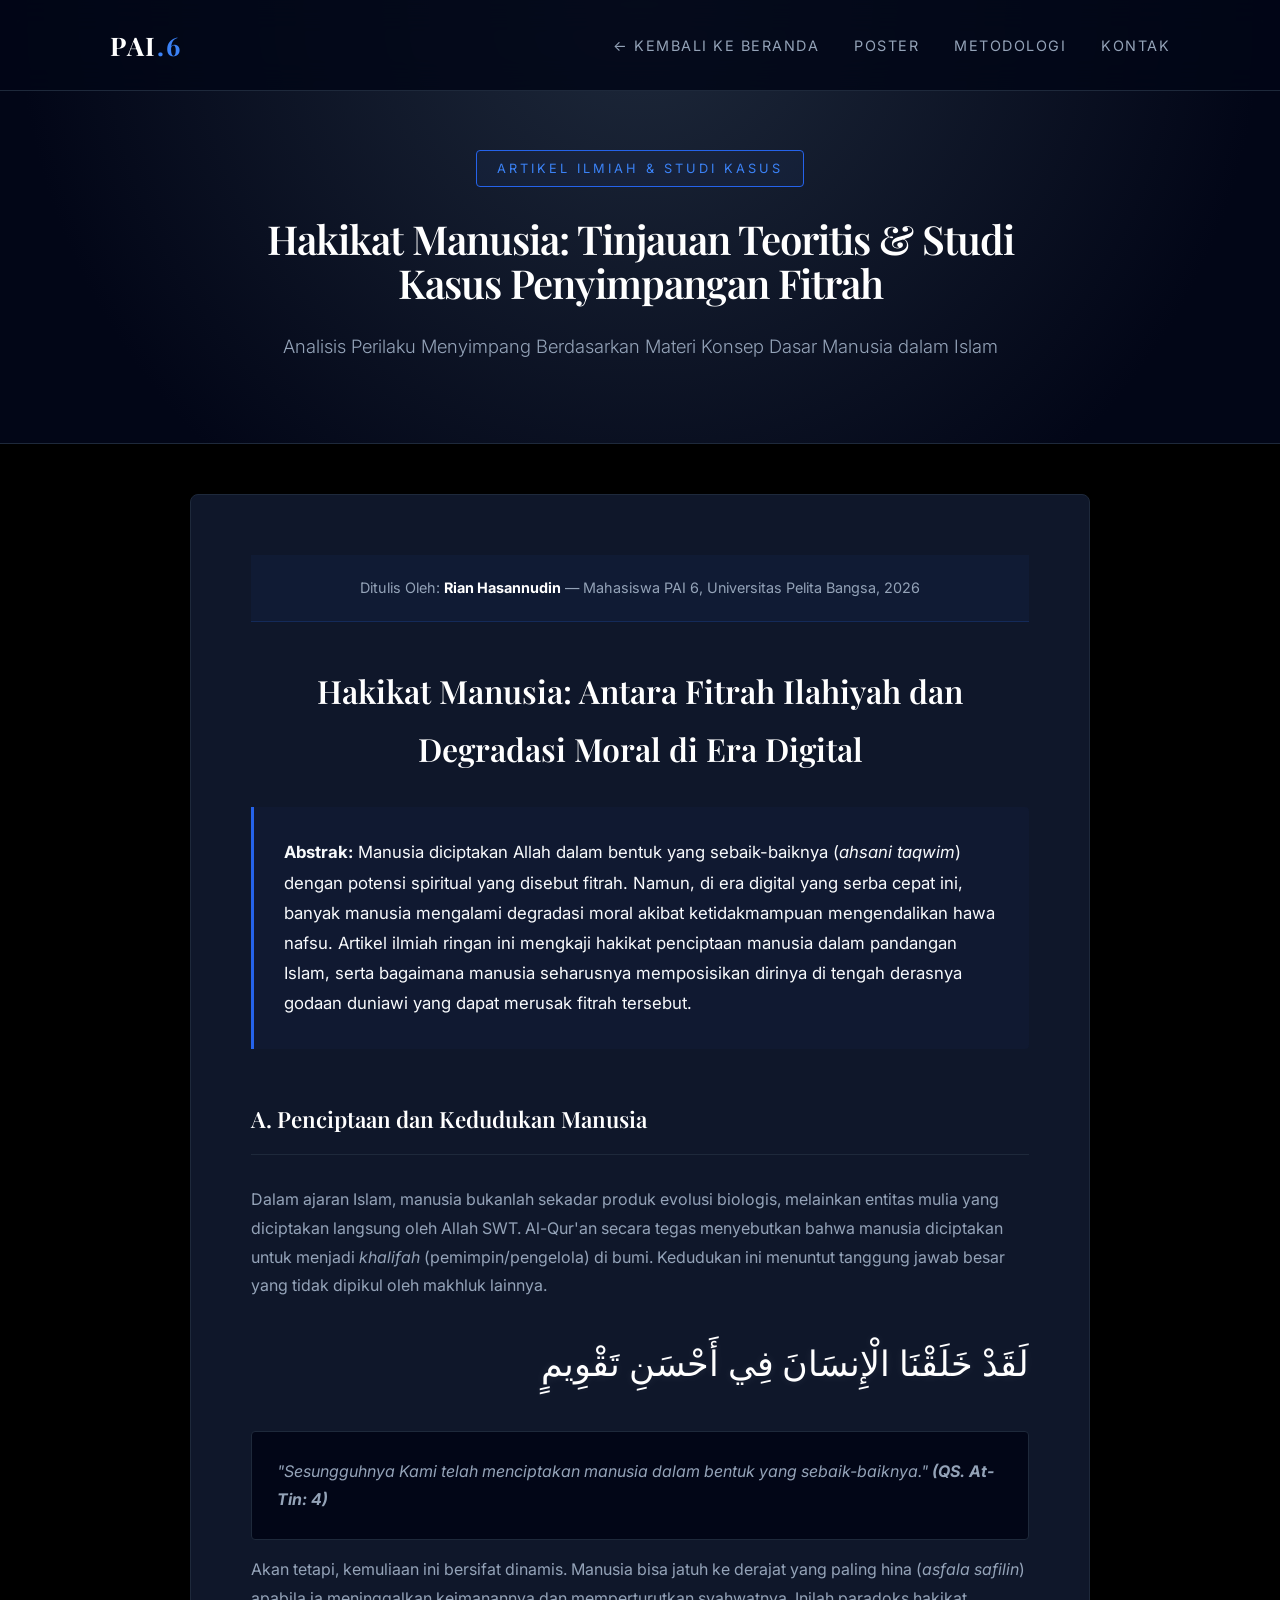
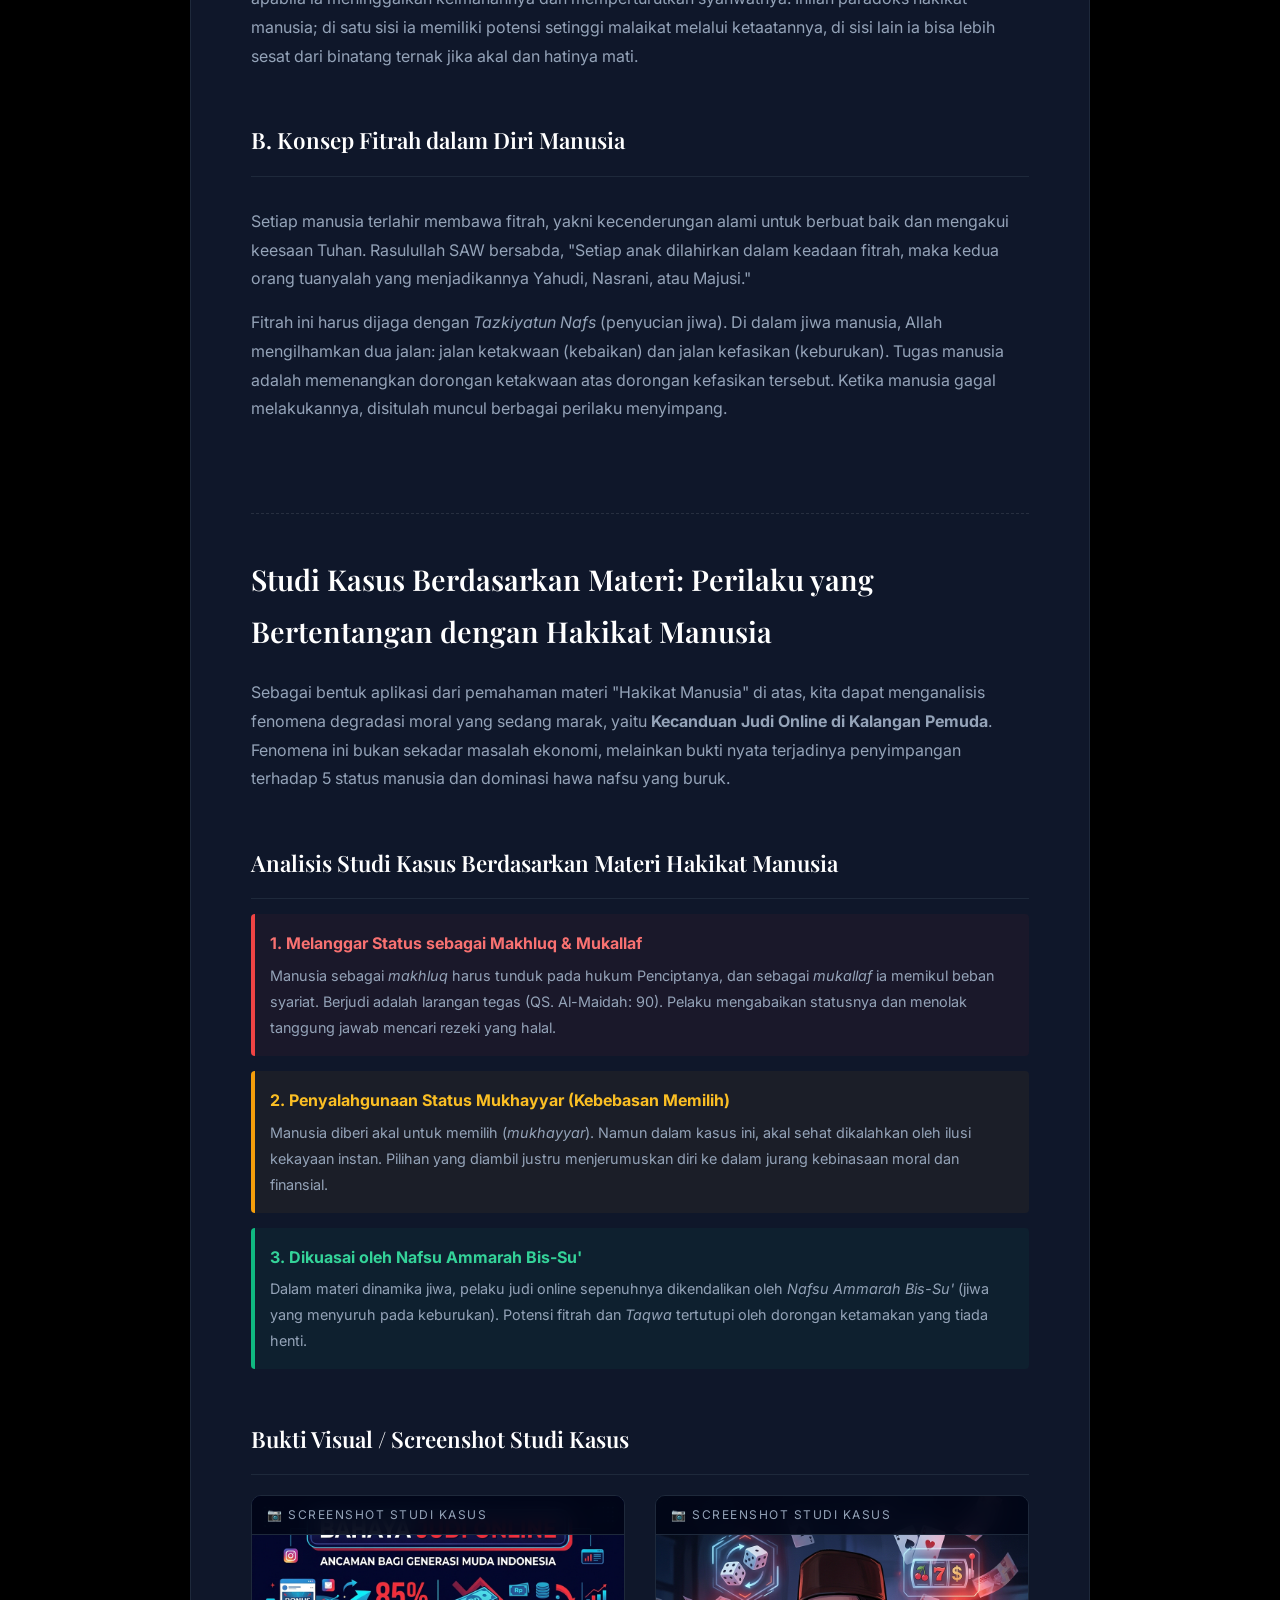
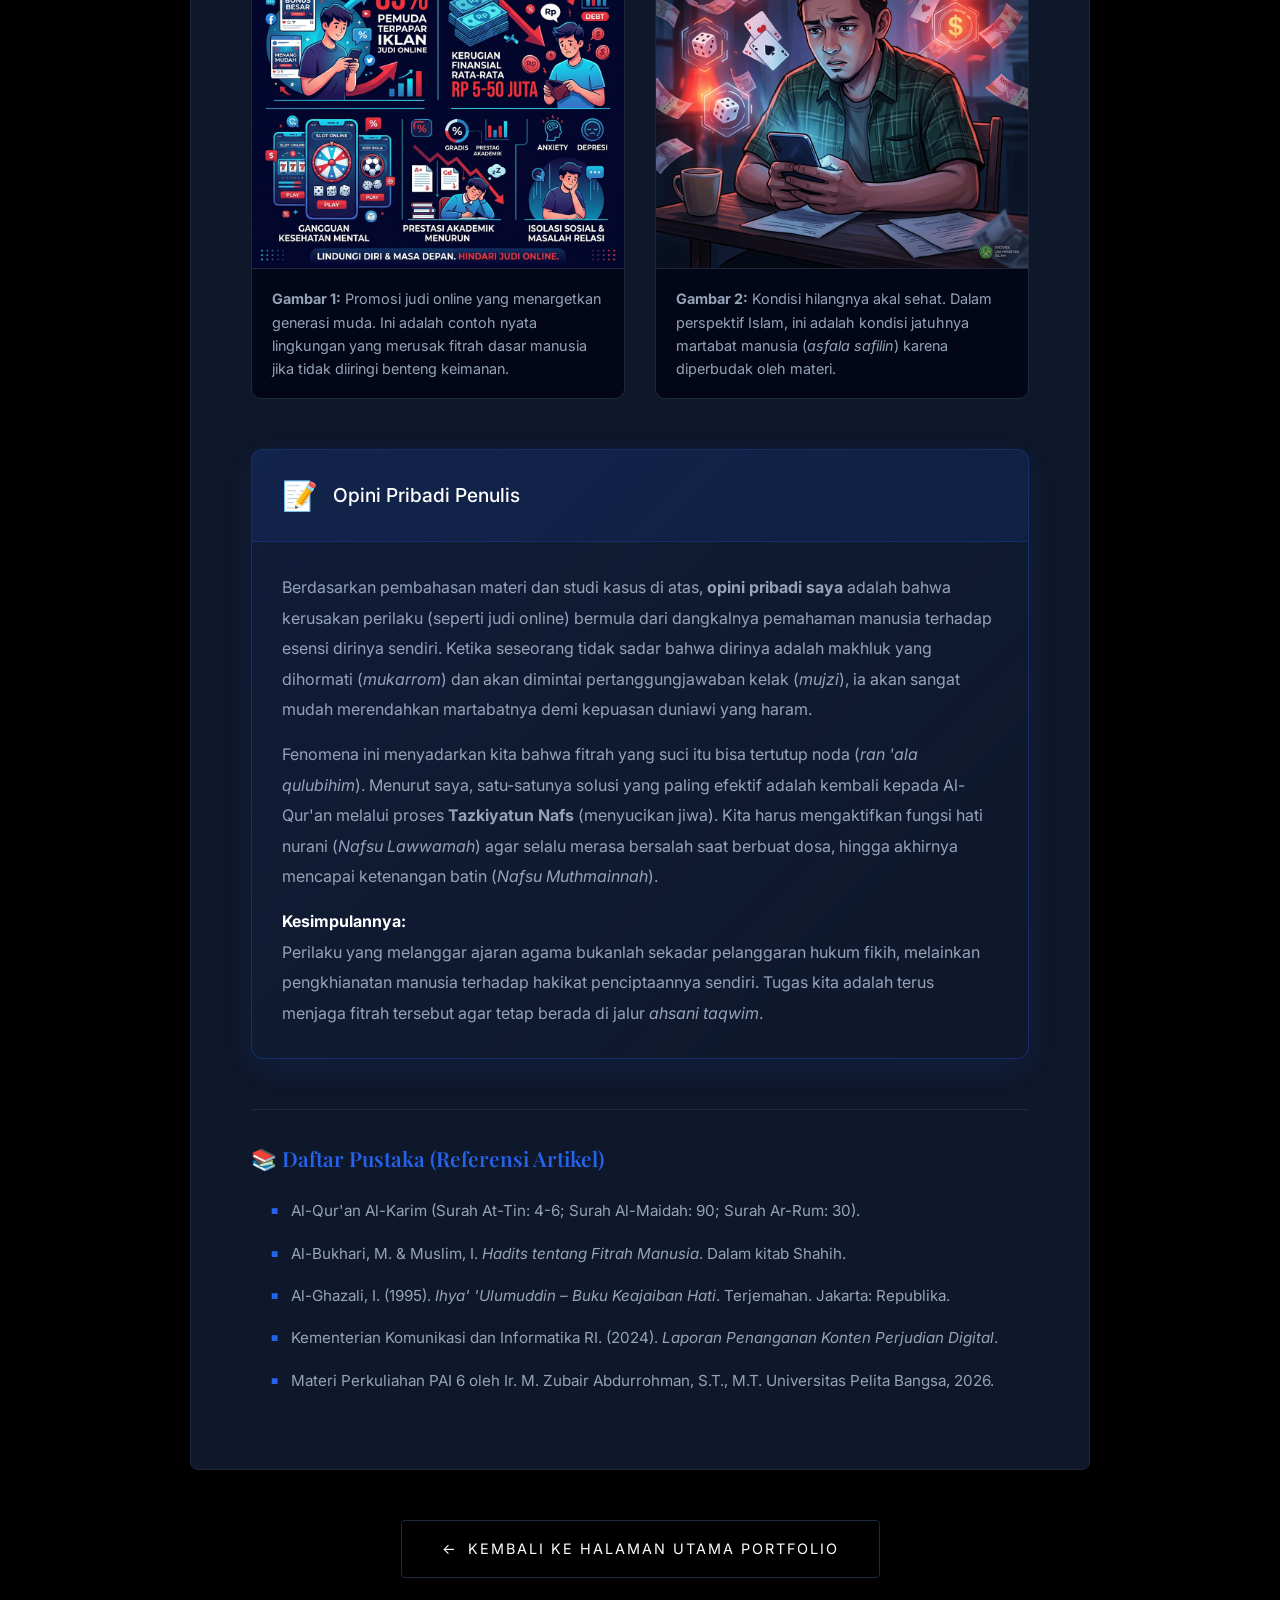
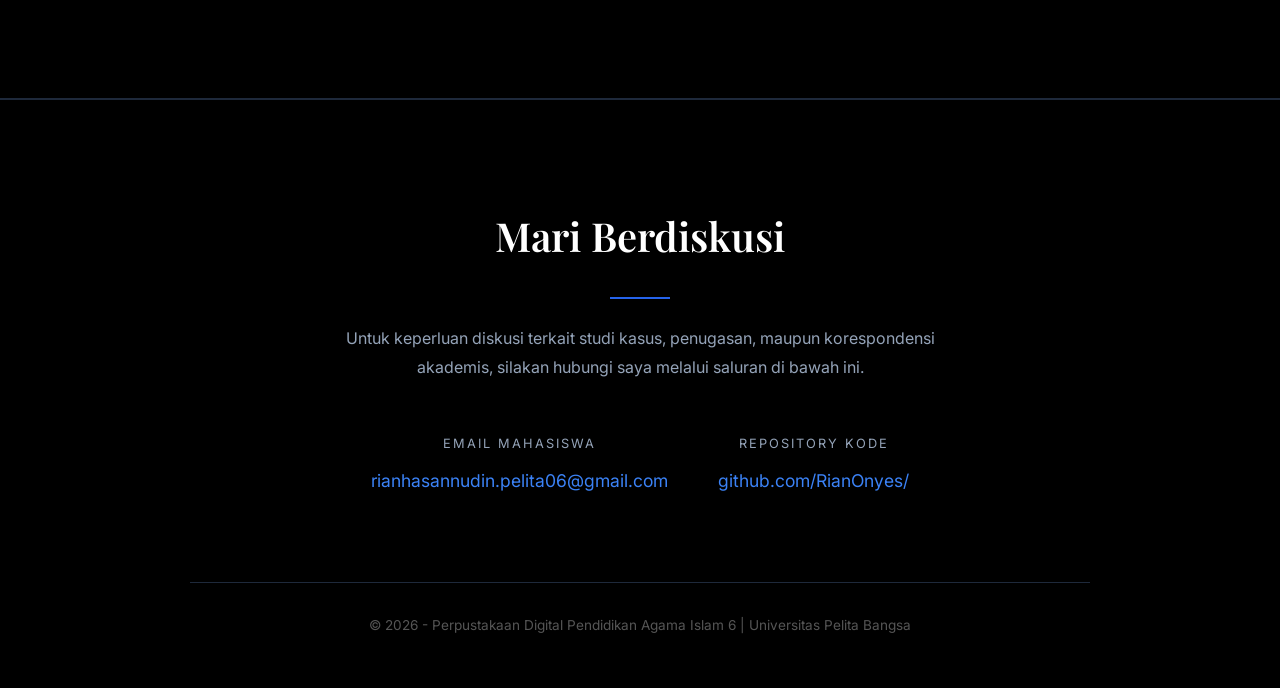
<file: artikel.html>
<!DOCTYPE html>
<html lang="id">

<head>
    <meta charset="UTF-8">
    <meta name="viewport" content="width=device-width, initial-scale=1.0">
    <title>PAI 6 | Artikel Ilmiah: Hakikat Manusia</title>
    <link rel="stylesheet" href="style.css">
    <link
        href="https://fonts.googleapis.com/css2?family=Inter:wght@300;400;500;600&family=Playfair+Display:ital,wght@0,400;0,600;0,700;1,400&display=swap"
        rel="stylesheet">
</head>

<body>

    <nav class="navbar">
        <div class="nav-container">
            <a href="index.html" class="logo">PAI<span>.6</span></a>
            <ul class="nav-links">
                <li><a href="index.html#beranda">&larr; Kembali ke Beranda</a></li>
                <li><a href="poster.html">Poster</a></li>
                <li><a href="index.html#metodologi">Metodologi</a></li>
                <li><a href="index.html#kontak">Kontak</a></li>
            </ul>
        </div>
    </nav>

    <!-- HEADER ARTIKEL -->
    <section class="hero" style="min-height: 40vh; padding-top: 150px; padding-bottom: 50px;">
        <div class="hero-overlay"></div>
        <div class="hero-content">
            <span class="badge">Artikel Ilmiah & Studi Kasus</span>
            <h1 style="font-size: 2.5rem;">Hakikat Manusia: Tinjauan Teoritis & Studi Kasus Penyimpangan Fitrah</h1>
            <p>Analisis Perilaku Menyimpang Berdasarkan Materi Konsep Dasar Manusia dalam Islam</p>
        </div>
    </section>

    <!-- SECTION ARTIKEL UTAMA -->
    <section class="section bg-darker" style="padding-top: 50px;">
        <div class="container">
            <div class="case-study-card">

                <!-- HEADER PENULIS -->
                <div class="case-header"
                    style="background: rgba(37,99,235,0.05); border-bottom: 1px solid rgba(37,99,235,0.2);">
                    <p style="text-align: center; color: var(--text-muted); font-size: 0.9rem; padding: 20px 0;">
                        Ditulis Oleh: <strong style="color: #fff;">Rian Hasannudin</strong> &mdash; Mahasiswa PAI 6,
                        Universitas Pelita Bangsa, 2026
                    </p>
                </div>

                <!-- ARTIKEL ILMIAH -->
                <div class="case-body"
                    style="padding-top: 40px; padding-bottom: 40px; border-bottom: 1px dashed rgba(255,255,255,0.1);">

                    <h2 style="font-size: 2rem; color: #fff; margin-bottom: 15px; text-align: center;">Hakikat Manusia:
                        Antara Fitrah Ilahiyah dan Degradasi Moral di Era Digital</h2>

                    <div class="case-desc" style="margin-top: 30px;">
                        <p><strong>Abstrak:</strong> Manusia diciptakan Allah dalam bentuk yang sebaik-baiknya
                            (<em>ahsani taqwim</em>) dengan potensi spiritual yang disebut fitrah. Namun, di era digital
                            yang serba cepat ini, banyak manusia mengalami degradasi moral akibat ketidakmampuan
                            mengendalikan hawa nafsu. Artikel ilmiah ringan ini mengkaji hakikat penciptaan manusia
                            dalam pandangan Islam, serta bagaimana manusia seharusnya memposisikan dirinya di tengah
                            derasnya godaan duniawi yang dapat merusak fitrah tersebut.</p>
                    </div>

                    <div class="reason-item">
                        <h4 class="case-title">A. Penciptaan dan Kedudukan Manusia</h4>
                        <p>Dalam ajaran Islam, manusia bukanlah sekadar produk evolusi biologis, melainkan entitas mulia
                            yang diciptakan langsung oleh Allah SWT. Al-Qur'an secara tegas menyebutkan bahwa manusia
                            diciptakan untuk menjadi <em>khalifah</em> (pemimpin/pengelola) di bumi. Kedudukan ini
                            menuntut tanggung jawab besar yang tidak dipikul oleh makhluk lainnya.</p>
                        <div class="arabic">لَقَدْ خَلَقْنَا الْإِنسَانَ فِي أَحْسَنِ تَقْوِيمٍ</div>
                        <div class="terjemahan">"Sesungguhnya Kami telah menciptakan manusia dalam bentuk yang
                            sebaik-baiknya." <strong>(QS. At-Tin: 4)</strong></div>
                        <p style="margin-top: 15px;">Akan tetapi, kemuliaan ini bersifat dinamis. Manusia bisa jatuh ke
                            derajat yang paling hina (<em>asfala safilin</em>) apabila ia meninggalkan keimanannya dan
                            memperturutkan syahwatnya. Inilah paradoks hakikat manusia; di satu sisi ia memiliki potensi
                            setinggi malaikat melalui ketaatannya, di sisi lain ia bisa lebih sesat dari binatang ternak
                            jika akal dan hatinya mati.</p>
                    </div>

                    <div class="reason-item">
                        <h4 class="case-title">B. Konsep Fitrah dalam Diri Manusia</h4>
                        <p>Setiap manusia terlahir membawa fitrah, yakni kecenderungan alami untuk berbuat baik dan
                            mengakui keesaan Tuhan. Rasulullah SAW bersabda, "Setiap anak dilahirkan dalam keadaan
                            fitrah, maka kedua orang tuanyalah yang menjadikannya Yahudi, Nasrani, atau Majusi."</p>
                        <p style="margin-top: 15px;">Fitrah ini harus dijaga dengan <em>Tazkiyatun Nafs</em> (penyucian
                            jiwa). Di dalam jiwa manusia, Allah mengilhamkan dua jalan: jalan ketakwaan (kebaikan) dan
                            jalan kefasikan (keburukan). Tugas manusia adalah memenangkan dorongan ketakwaan atas
                            dorongan kefasikan tersebut. Ketika manusia gagal melakukannya, disitulah muncul berbagai
                            perilaku menyimpang.</p>
                    </div>
                </div>

                <!-- STUDI KASUS & OPINI -->
                <div id="studi-kasus" class="case-body" style="padding-top: 40px;">

                    <h2 style="font-size: 1.8rem; color: #fff; margin-bottom: 20px;">Studi Kasus Berdasarkan Materi:
                        Perilaku yang Bertentangan dengan Hakikat Manusia</h2>

                    <div class="reason-item">
                        <p>Sebagai bentuk aplikasi dari pemahaman materi "Hakikat Manusia" di atas, kita dapat
                            menganalisis fenomena degradasi moral yang sedang marak, yaitu <strong>Kecanduan Judi Online
                                di Kalangan Pemuda</strong>. Fenomena ini bukan sekadar masalah ekonomi, melainkan bukti
                            nyata terjadinya penyimpangan terhadap 5 status manusia dan dominasi hawa nafsu yang buruk.
                        </p>
                    </div>

                    <!-- ANALISIS MATERI -->
                    <div class="reason-item" style="margin-top: 30px;">
                        <h4 class="case-title" style="margin-bottom: 15px;">Analisis Studi Kasus Berdasarkan Materi
                            Hakikat Manusia</h4>
                        <div style="display: grid; grid-template-columns: 1fr; gap: 15px;">
                            <div
                                style="background: rgba(220,38,38,0.05); border-left: 4px solid #ef4444; padding: 15px; border-radius: 4px;">
                                <strong style="color: #f87171;">1. Melanggar Status sebagai Makhluq & Mukallaf</strong>
                                <p style="color: var(--text-muted); font-size: 0.9rem; margin-top: 5px;">Manusia sebagai
                                    <em>makhluq</em> harus tunduk pada hukum Penciptanya, dan sebagai <em>mukallaf</em>
                                    ia memikul beban syariat. Berjudi adalah larangan tegas (QS. Al-Maidah: 90). Pelaku
                                    mengabaikan statusnya dan menolak tanggung jawab mencari rezeki yang halal.</p>
                            </div>
                            <div
                                style="background: rgba(245,158,11,0.05); border-left: 4px solid #f59e0b; padding: 15px; border-radius: 4px;">
                                <strong style="color: #fbbf24;">2. Penyalahgunaan Status Mukhayyar (Kebebasan
                                    Memilih)</strong>
                                <p style="color: var(--text-muted); font-size: 0.9rem; margin-top: 5px;">Manusia diberi
                                    akal untuk memilih (<em>mukhayyar</em>). Namun dalam kasus ini, akal sehat
                                    dikalahkan oleh ilusi kekayaan instan. Pilihan yang diambil justru menjerumuskan
                                    diri ke dalam jurang kebinasaan moral dan finansial.</p>
                            </div>
                            <div
                                style="background: rgba(16,185,129,0.05); border-left: 4px solid #10b981; padding: 15px; border-radius: 4px;">
                                <strong style="color: #34d399;">3. Dikuasai oleh Nafsu Ammarah Bis-Su'</strong>
                                <p style="color: var(--text-muted); font-size: 0.9rem; margin-top: 5px;">Dalam materi
                                    dinamika jiwa, pelaku judi online sepenuhnya dikendalikan oleh <em>Nafsu Ammarah
                                        Bis-Su'</em> (jiwa yang menyuruh pada keburukan). Potensi fitrah dan
                                    <em>Taqwa</em> tertutupi oleh dorongan ketamakan yang tiada henti.</p>
                            </div>
                        </div>
                    </div>

                    <!-- SCREENSHOT STUDI KASUS -->
                    <div class="reason-item" style="margin-top: 40px;">
                        <h4 class="case-title" style="margin-bottom: 15px;">Bukti Visual / Screenshot Studi Kasus</h4>
                        <div class="screenshot-gallery">
                            <div class="screenshot-item">
                                <div class="screenshot-frame">
                                    <img src="assets/images/infografik-judi-online.png"
                                        alt="Screenshot Fenomena Judi Online" loading="lazy">
                                </div>
                                <p class="screenshot-caption"><strong>Gambar 1:</strong> Promosi judi online yang
                                    menargetkan generasi muda. Ini adalah contoh nyata lingkungan yang merusak fitrah
                                    dasar manusia jika tidak diiringi benteng keimanan.</p>
                            </div>
                            <div class="screenshot-item">
                                <div class="screenshot-frame">
                                    <img src="assets/images/ilustrasi-judi-online.png" alt="Ilustrasi Pemuda Kecanduan"
                                        loading="lazy">
                                </div>
                                <p class="screenshot-caption"><strong>Gambar 2:</strong> Kondisi hilangnya akal sehat.
                                    Dalam perspektif Islam, ini adalah kondisi jatuhnya martabat manusia (<em>asfala
                                        safilin</em>) karena diperbudak oleh materi.</p>
                            </div>
                        </div>
                    </div>

                    <!-- OPINI PRIBADI -->
                    <div class="reason-item" style="margin-top: 40px;">
                        <div class="opini-box">
                            <div class="opini-header"
                                style="background: rgba(37, 99, 235, 0.1); border-bottom: 1px solid rgba(37, 99, 235, 0.2);">
                                <span class="opini-icon">📝</span>
                                <h5 style="color: #fff; margin: 0; font-size: 1.2rem;">Opini Pribadi Penulis</h5>
                            </div>
                            <div class="opini-content">
                                <p>Berdasarkan pembahasan materi dan studi kasus di atas, <strong>opini pribadi
                                        saya</strong> adalah bahwa kerusakan perilaku (seperti judi online) bermula dari
                                    dangkalnya pemahaman manusia terhadap esensi dirinya sendiri. Ketika seseorang tidak
                                    sadar bahwa dirinya adalah makhluk yang dihormati (<em>mukarrom</em>) dan akan
                                    dimintai pertanggungjawaban kelak (<em>mujzi</em>), ia akan sangat mudah merendahkan
                                    martabatnya demi kepuasan duniawi yang haram.</p>

                                <p style="margin-top: 15px;">Fenomena ini menyadarkan kita bahwa fitrah yang suci itu
                                    bisa tertutup noda (<em>ran 'ala qulubihim</em>). Menurut saya, satu-satunya solusi
                                    yang paling efektif adalah kembali kepada Al-Qur'an melalui proses
                                    <strong>Tazkiyatun Nafs</strong> (menyucikan jiwa). Kita harus mengaktifkan fungsi
                                    hati nurani (<em>Nafsu Lawwamah</em>) agar selalu merasa bersalah saat berbuat dosa,
                                    hingga akhirnya mencapai ketenangan batin (<em>Nafsu Muthmainnah</em>).</p>

                                <p style="margin-top: 15px; font-weight: bold; color: #fff;">Kesimpulannya:</p>
                                <p>Perilaku yang melanggar ajaran agama bukanlah sekadar pelanggaran hukum fikih,
                                    melainkan pengkhianatan manusia terhadap hakikat penciptaannya sendiri. Tugas kita
                                    adalah terus menjaga fitrah tersebut agar tetap berada di jalur <em>ahsani
                                        taqwim</em>.</p>
                            </div>
                        </div>
                    </div>

                </div>

                <!-- DAFTAR PUSTAKA -->
                <div class="daftar-pustaka"
                    style="border-top: 1px solid var(--border-color); padding-top: 30px; margin-top: 40px;">
                    <h4 style="color: var(--accent-blue); margin-bottom: 20px;">📚 Daftar Pustaka (Referensi Artikel)
                    </h4>
                    <ul style="padding-left: 20px; color: var(--text-muted); line-height: 1.8;">
                        <li>Al-Qur'an Al-Karim (Surah At-Tin: 4-6; Surah Al-Maidah: 90; Surah Ar-Rum: 30).</li>
                        <li>Al-Bukhari, M. &amp; Muslim, I. <em>Hadits tentang Fitrah Manusia</em>. Dalam kitab Shahih.
                        </li>
                        <li>Al-Ghazali, I. (1995). <em>Ihya' 'Ulumuddin &ndash; Buku Keajaiban Hati</em>. Terjemahan.
                            Jakarta: Republika.</li>
                        <li>Kementerian Komunikasi dan Informatika RI. (2024). <em>Laporan Penanganan Konten Perjudian
                                Digital</em>.</li>
                        <li>Materi Perkuliahan PAI 6 oleh Ir. M. Zubair Abdurrohman, S.T., M.T. Universitas Pelita
                            Bangsa, 2026.</li>
                    </ul>
                </div>
            </div>

            <!-- TOMBOL NAVIGASI -->
            <div style="text-align: center; margin-top: 50px;">
                <a href="index.html" class="btn btn-outline"
                    style="display: inline-flex; align-items: center; gap: 10px;">
                    <span>&larr;</span> Kembali ke Halaman Utama Portfolio
                </a>
            </div>

        </div>
    </section>

    <footer id="kontak" class="footer-section">
        <div class="container text-center">
            <h2 class="footer-title">Mari Berdiskusi</h2>
            <div class="divider-accent"></div>
            <p class="footer-desc">Untuk keperluan diskusi terkait studi kasus, penugasan, maupun korespondensi
                akademis, silakan hubungi saya melalui saluran di bawah ini.</p>

            <div class="contact-details">
                <div class="contact-item">
                    <span class="contact-label">Email Mahasiswa</span>
                    <a href="mailto:rianhasannudin.pelita06@gmail.com"
                        class="contact-link">rianhasannudin.pelita06@gmail.com</a>
                </div>
                <div class="contact-item">
                    <span class="contact-label">Repository Kode</span>
                    <a href="https://github.com/RianOnyes/" target="_blank"
                        class="contact-link">github.com/RianOnyes/</a>
                </div>
            </div>

            <div class="copyright">
                <p>&copy; 2026 - Perpustakaan Digital Pendidikan Agama Islam 6 | Universitas Pelita Bangsa</p>
            </div>
        </div>
    </footer>

</body>

</html>
</file>
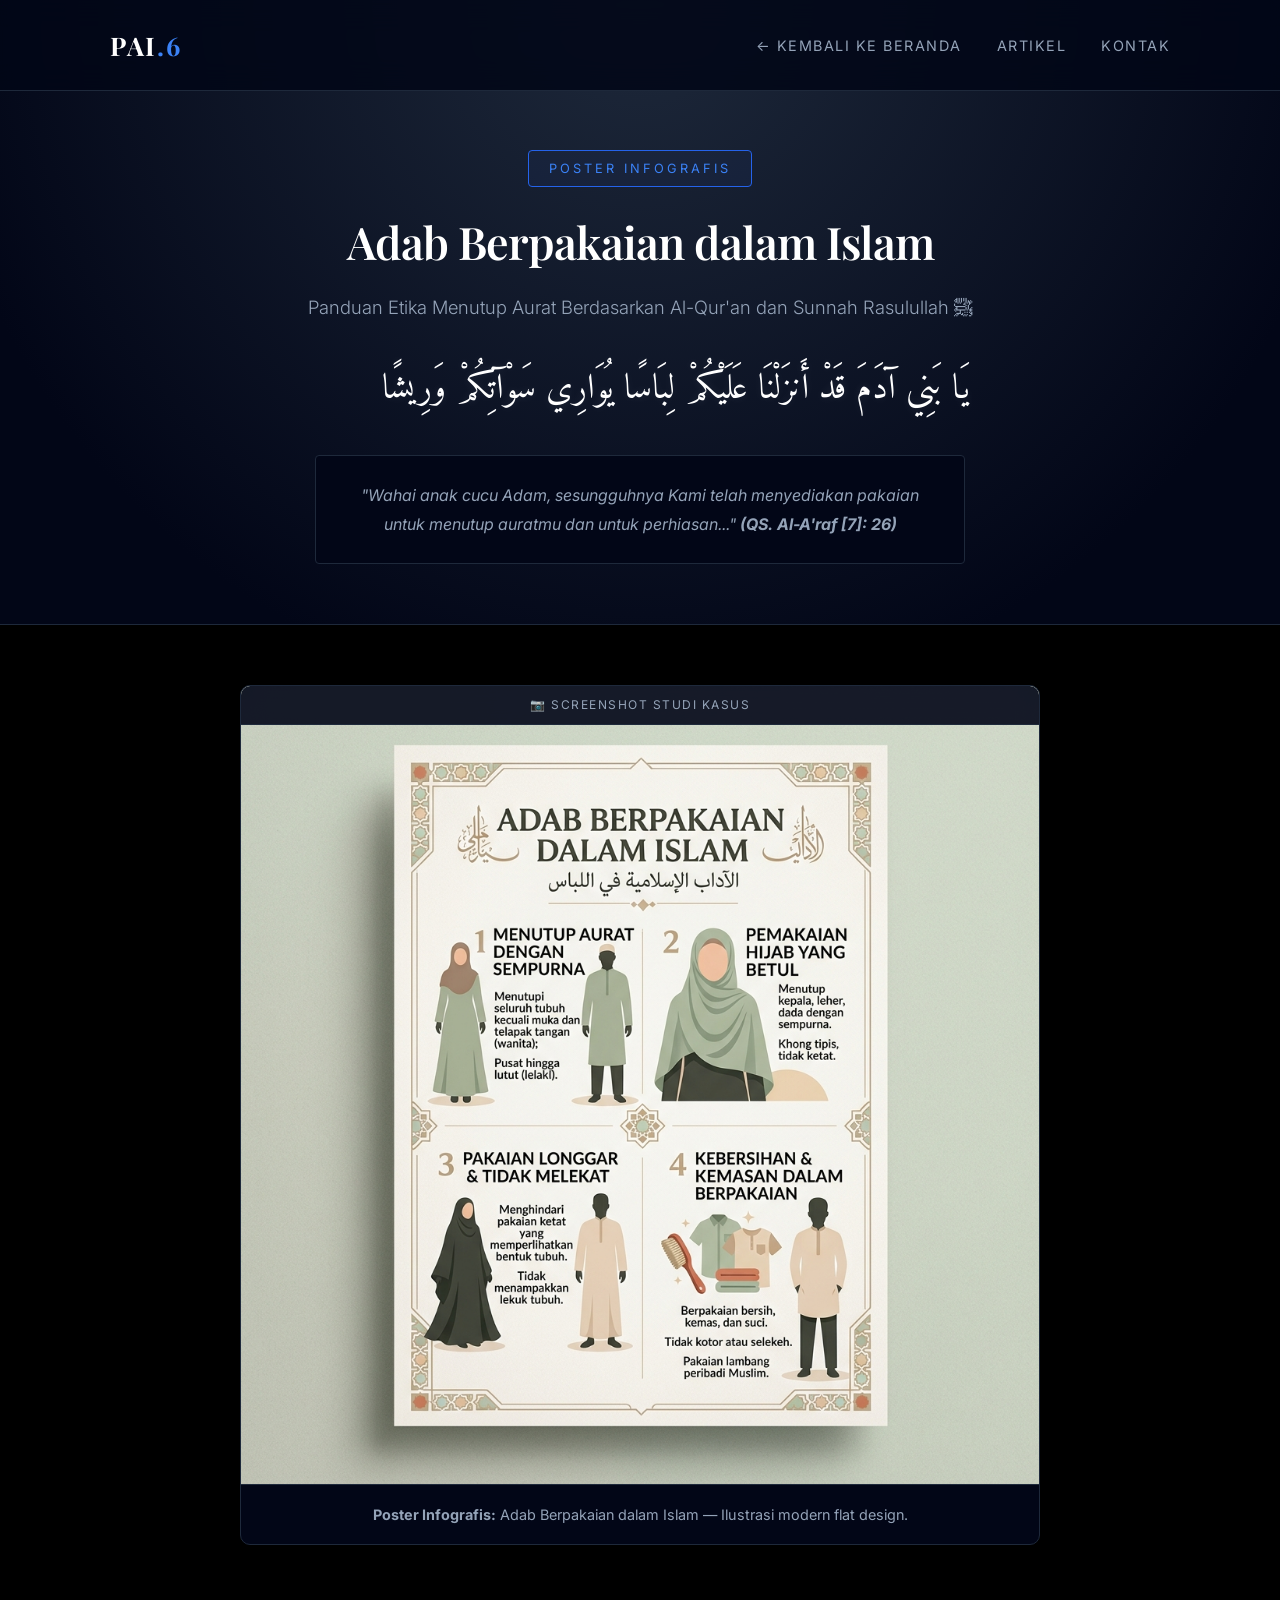
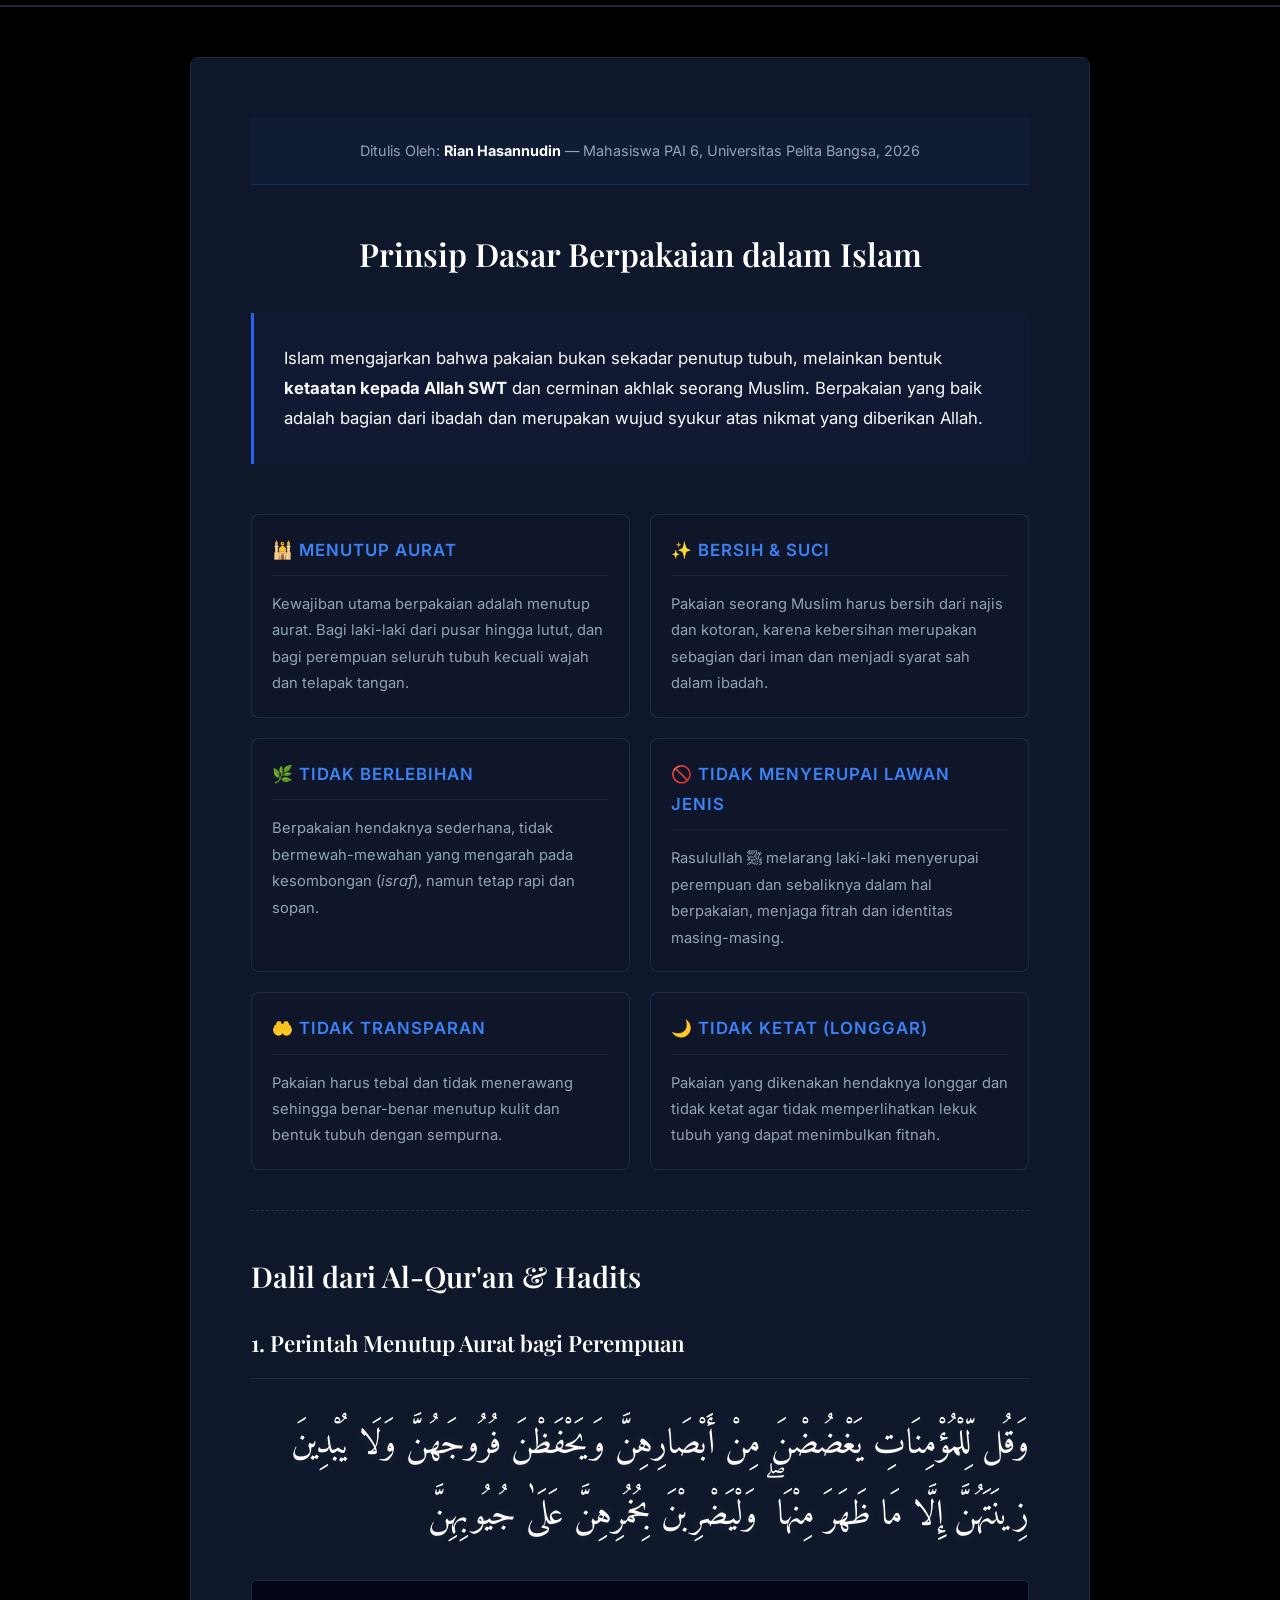
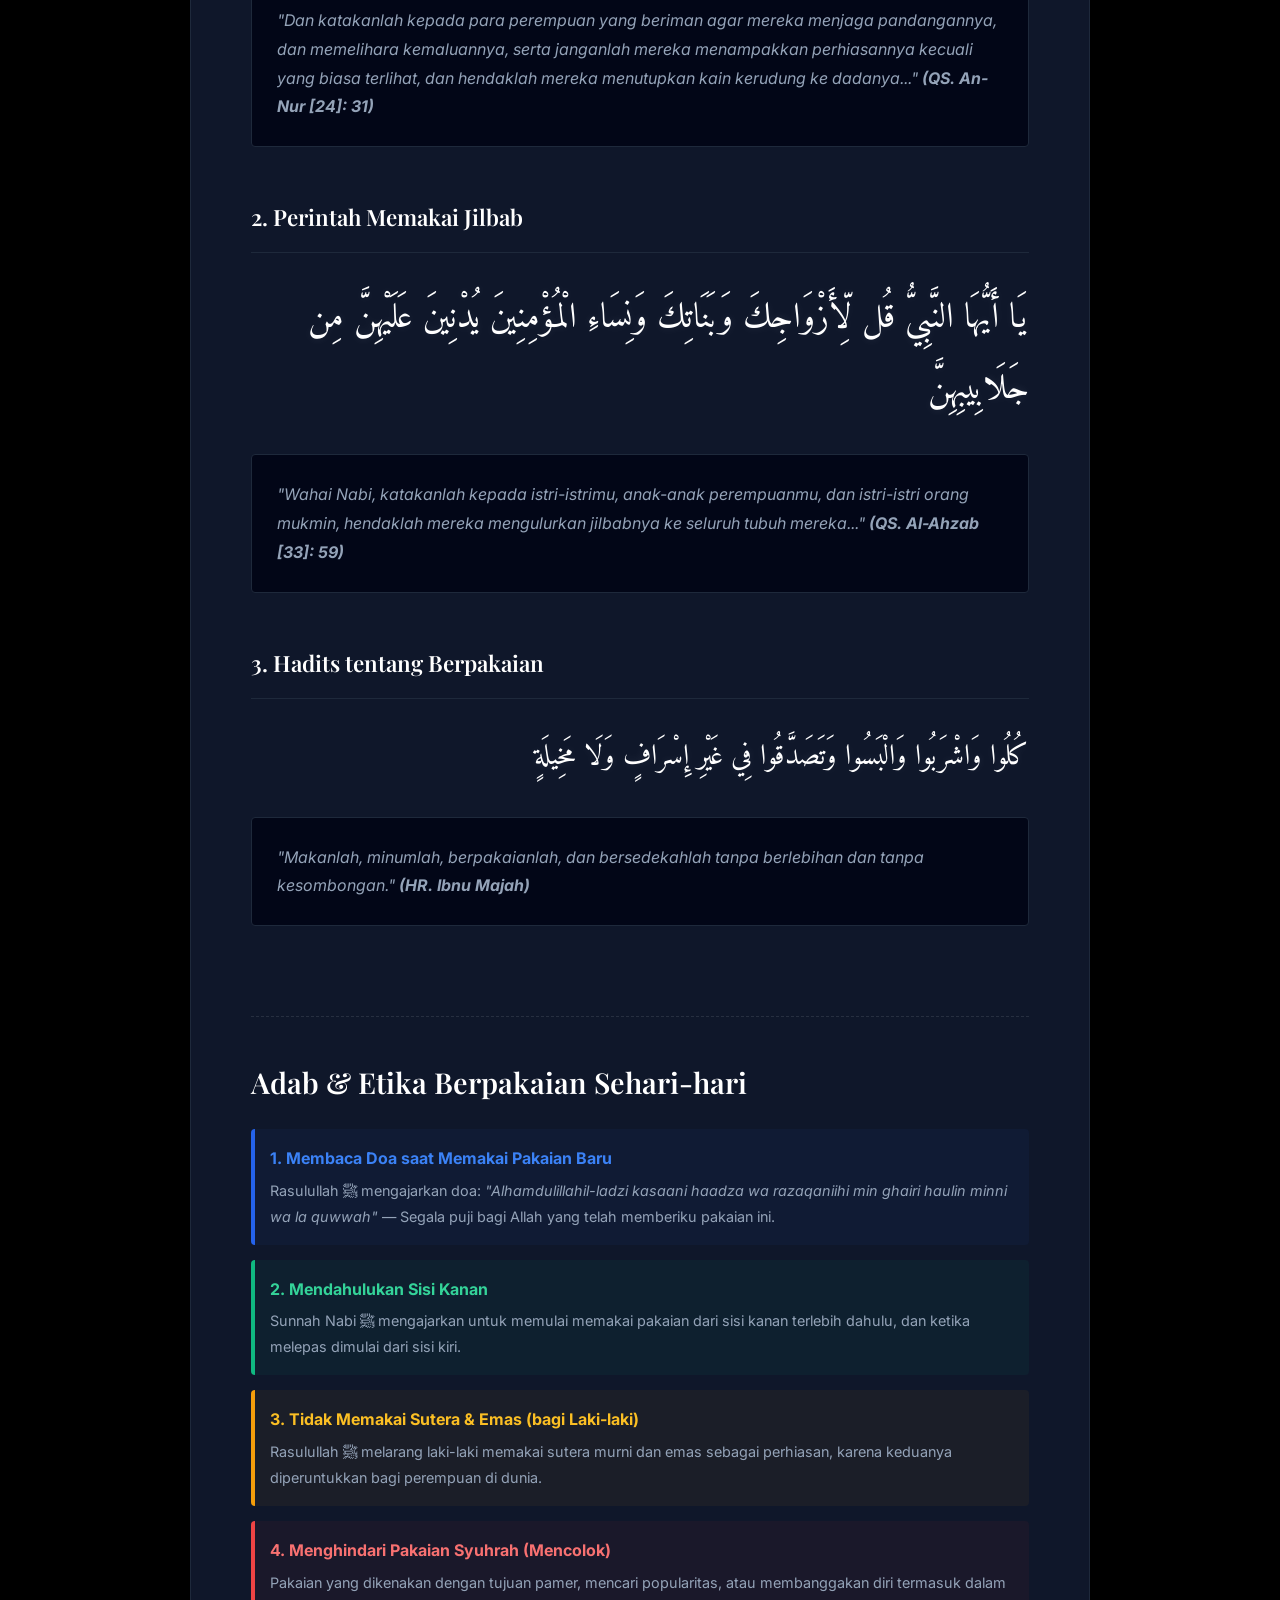
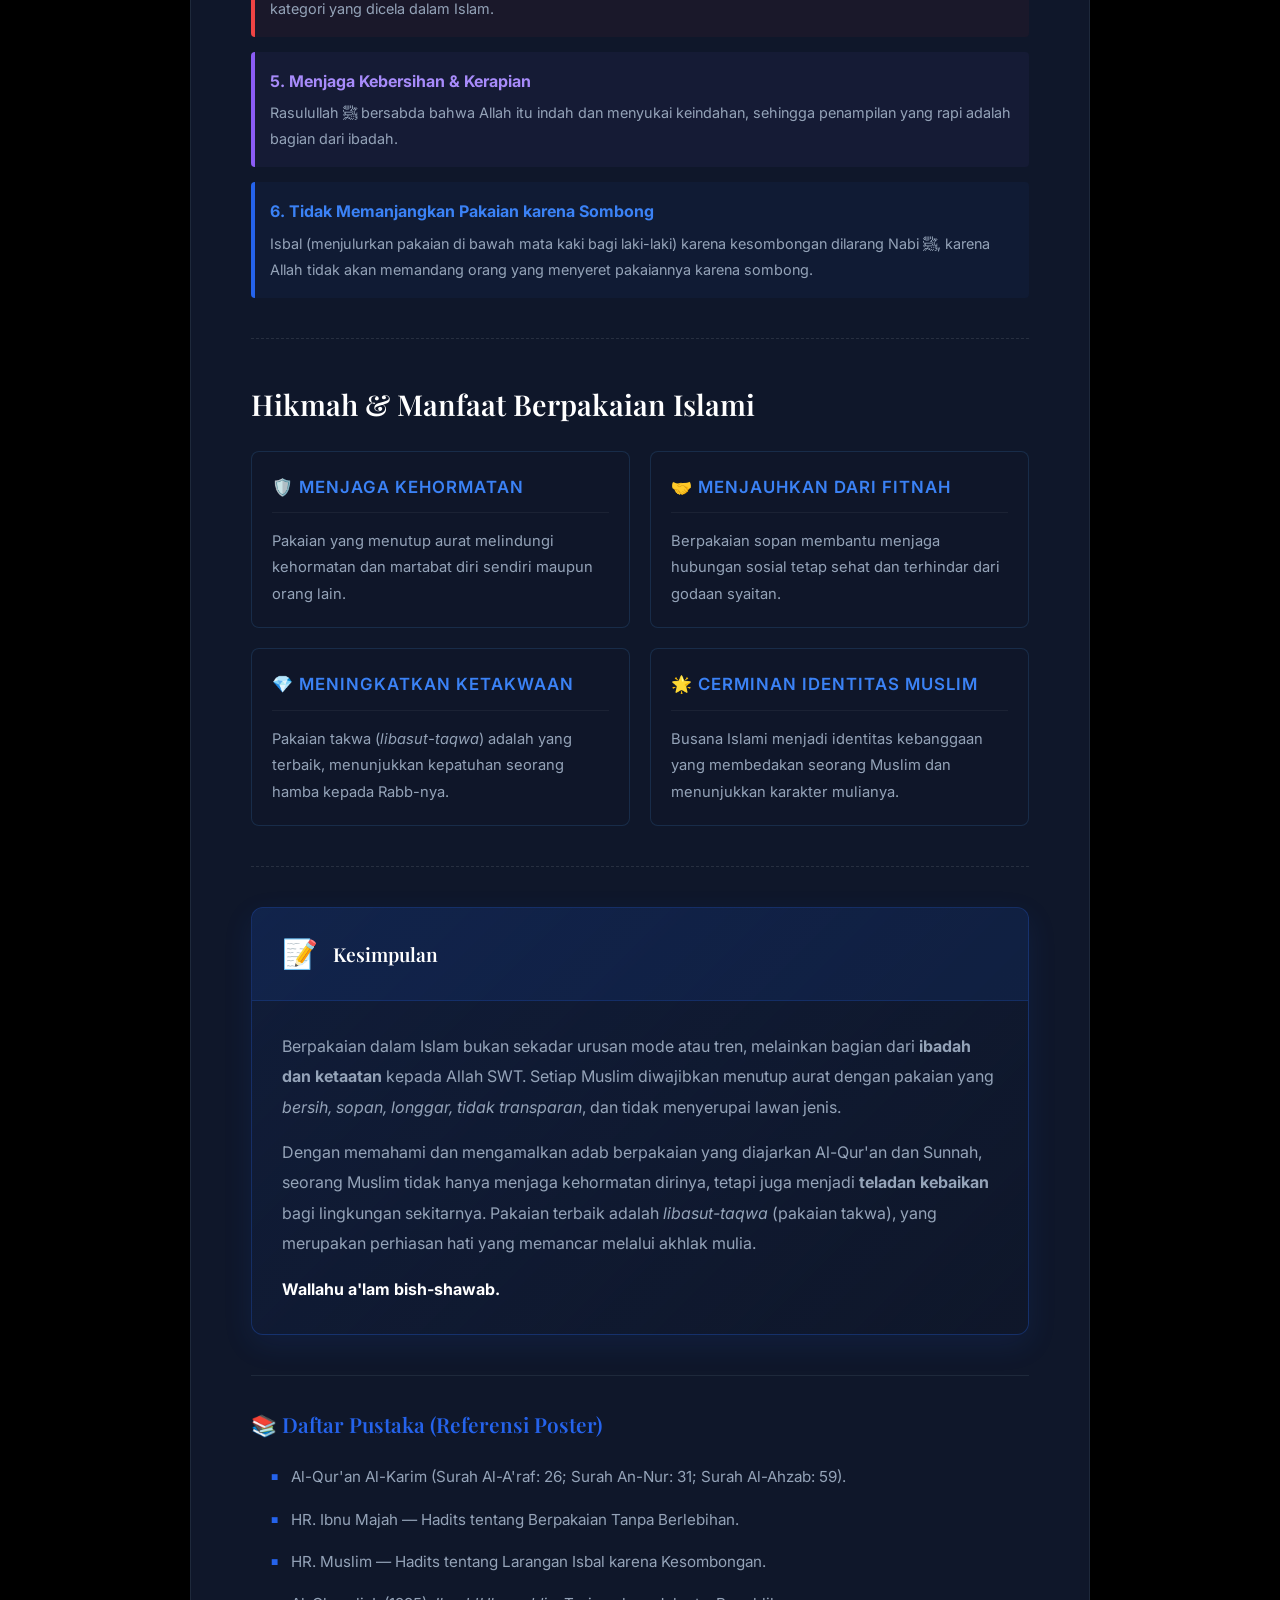
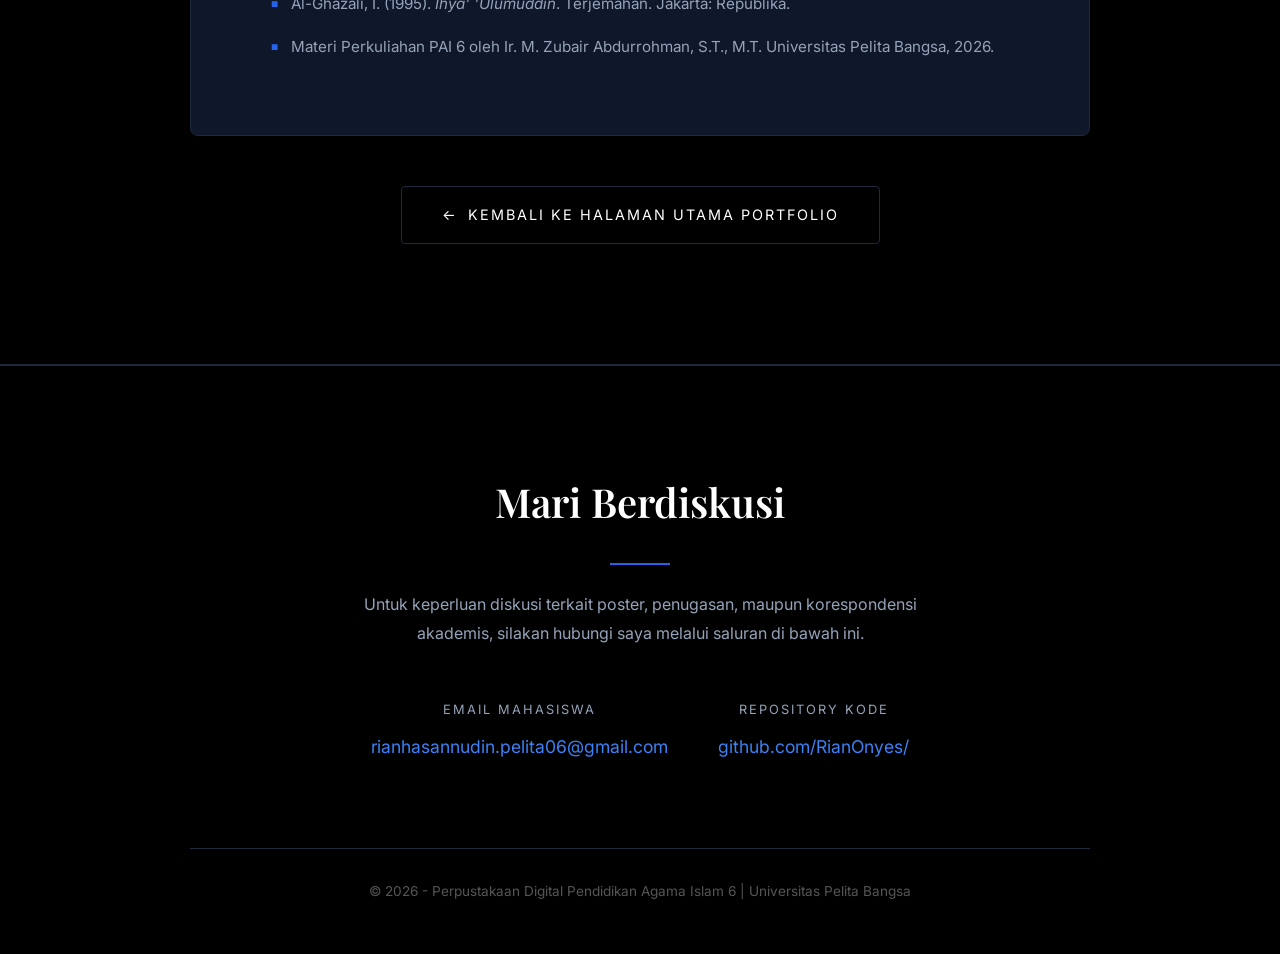
<file: poster.html>
<!DOCTYPE html>
<html lang="id">

<head>
    <meta charset="UTF-8">
    <meta name="viewport" content="width=device-width, initial-scale=1.0">
    <title>PAI 6 | Poster: Adab Berpakaian dalam Islam</title>
    <meta name="description" content="Poster infografis tentang adab dan etika berpakaian dalam Islam berdasarkan Al-Qur'an dan Hadits.">
    <link rel="stylesheet" href="style.css">
    <link
        href="https://fonts.googleapis.com/css2?family=Inter:wght@300;400;500;600;700&family=Playfair+Display:ital,wght@0,400;0,600;0,700;1,400&family=Amiri:wght@400;700&display=swap"
        rel="stylesheet">
</head>

<body>

    <!-- NAVBAR -->
    <nav class="navbar">
        <div class="nav-container">
            <a href="index.html" class="logo">PAI<span>.6</span></a>
            <ul class="nav-links">
                <li><a href="index.html#beranda">&larr; Kembali ke Beranda</a></li>
                <li><a href="artikel.html">Artikel</a></li>
                <li><a href="index.html#kontak">Kontak</a></li>
            </ul>
        </div>
    </nav>

    <!-- HEADER POSTER -->
    <section class="hero" style="min-height: 50vh; padding-top: 150px; padding-bottom: 60px;">
        <div class="hero-overlay"></div>
        <div class="hero-content">
            <span class="badge">Poster Infografis</span>
            <h1 style="font-size: 2.8rem;">Adab Berpakaian dalam Islam</h1>
            <p>Panduan Etika Menutup Aurat Berdasarkan Al-Qur'an dan Sunnah Rasulullah ﷺ</p>
            <div class="arabic" style="margin-top: 30px;">
                يَا بَنِي آدَمَ قَدْ أَنزَلْنَا عَلَيْكُمْ لِبَاسًا يُوَارِي سَوْآتِكُمْ وَرِيشًا
            </div>
            <div class="terjemahan" style="max-width: 650px; margin: 0 auto;">
                "Wahai anak cucu Adam, sesungguhnya Kami telah menyediakan pakaian untuk menutup auratmu dan untuk
                perhiasan..."
                <strong>(QS. Al-A'raf [7]: 26)</strong>
            </div>
        </div>
    </section>

    <!-- POSTER IMAGE -->
    <section class="section bg-darker" style="padding-top: 60px; padding-bottom: 60px;">
        <div class="container text-center">
            <div class="screenshot-item" style="max-width: 800px; margin: 0 auto;">
                <div class="screenshot-frame">
                    <img src="assets/images/poster-adab-berpakaian.png" alt="Poster Adab Berpakaian dalam Islam"
                        loading="lazy">
                </div>
                <p class="screenshot-caption"><strong>Poster Infografis:</strong> Adab Berpakaian dalam Islam —
                    Ilustrasi modern flat design.</p>
            </div>
        </div>
    </section>

    <!-- KONTEN UTAMA -->
    <section class="section bg-darker" style="padding-top: 50px;">
        <div class="container">
            <div class="case-study-card">

                <!-- HEADER -->
                <div class="case-header"
                    style="background: rgba(37,99,235,0.05); border-bottom: 1px solid rgba(37,99,235,0.2);">
                    <p style="text-align: center; color: var(--text-muted); font-size: 0.9rem; padding: 20px 0;">
                        Ditulis Oleh: <strong style="color: #fff;">Rian Hasannudin</strong> &mdash; Mahasiswa PAI 6,
                        Universitas Pelita Bangsa, 2026
                    </p>
                </div>

                <!-- PRINSIP DASAR -->
                <div class="case-body"
                    style="padding-top: 40px; padding-bottom: 40px; border-bottom: 1px dashed rgba(255,255,255,0.1);">

                    <h2 style="font-size: 2rem; color: #fff; margin-bottom: 15px; text-align: center;">Prinsip Dasar
                        Berpakaian dalam Islam</h2>

                    <div class="case-desc" style="margin-top: 30px;">
                        <p>Islam mengajarkan bahwa pakaian bukan sekadar penutup tubuh, melainkan bentuk
                            <strong>ketaatan kepada Allah SWT</strong> dan cerminan akhlak seorang Muslim. Berpakaian
                            yang baik adalah bagian dari ibadah dan merupakan wujud syukur atas nikmat yang diberikan
                            Allah.
                        </p>
                    </div>

                    <div class="sub-card-container" style="margin-top: 30px;">
                        <div class="sub-card">
                            <h5>🕌 Menutup Aurat</h5>
                            <p>Kewajiban utama berpakaian adalah menutup aurat. Bagi laki-laki dari pusar hingga lutut,
                                dan bagi perempuan seluruh tubuh kecuali wajah dan telapak tangan.</p>
                        </div>
                        <div class="sub-card">
                            <h5>✨ Bersih & Suci</h5>
                            <p>Pakaian seorang Muslim harus bersih dari najis dan kotoran, karena kebersihan merupakan
                                sebagian dari iman dan menjadi syarat sah dalam ibadah.</p>
                        </div>
                        <div class="sub-card">
                            <h5>🌿 Tidak Berlebihan</h5>
                            <p>Berpakaian hendaknya sederhana, tidak bermewah-mewahan yang mengarah pada kesombongan
                                (<em>israf</em>), namun tetap rapi dan sopan.</p>
                        </div>
                        <div class="sub-card">
                            <h5>🚫 Tidak Menyerupai Lawan Jenis</h5>
                            <p>Rasulullah ﷺ melarang laki-laki menyerupai perempuan dan sebaliknya dalam hal berpakaian,
                                menjaga fitrah dan identitas masing-masing.</p>
                        </div>
                        <div class="sub-card">
                            <h5>🤲 Tidak Transparan</h5>
                            <p>Pakaian harus tebal dan tidak menerawang sehingga benar-benar menutup kulit dan bentuk
                                tubuh dengan sempurna.</p>
                        </div>
                        <div class="sub-card">
                            <h5>🌙 Tidak Ketat (Longgar)</h5>
                            <p>Pakaian yang dikenakan hendaknya longgar dan tidak ketat agar tidak memperlihatkan lekuk
                                tubuh yang dapat menimbulkan fitnah.</p>
                        </div>
                    </div>
                </div>

                <!-- DALIL AL-QUR'AN -->
                <div class="case-body"
                    style="padding-top: 40px; padding-bottom: 40px; border-bottom: 1px dashed rgba(255,255,255,0.1);">

                    <h2 style="font-size: 1.8rem; color: #fff; margin-bottom: 20px;">Dalil dari Al-Qur'an & Hadits</h2>

                    <div class="reason-item">
                        <h4 class="case-title">1. Perintah Menutup Aurat bagi Perempuan</h4>
                        <div class="arabic">
                            وَقُل لِّلْمُؤْمِنَاتِ يَغْضُضْنَ مِنْ أَبْصَارِهِنَّ وَيَحْفَظْنَ فُرُوجَهُنَّ وَلَا
                            يُبْدِينَ زِينَتَهُنَّ إِلَّا مَا ظَهَرَ مِنْهَا ۖ وَلْيَضْرِبْنَ بِخُمُرِهِنَّ عَلَىٰ
                            جُيُوبِهِنَّ
                        </div>
                        <div class="terjemahan">
                            "Dan katakanlah kepada para perempuan yang beriman agar mereka menjaga pandangannya, dan
                            memelihara kemaluannya, serta janganlah mereka menampakkan perhiasannya kecuali yang biasa
                            terlihat, dan hendaklah mereka menutupkan kain kerudung ke dadanya..."
                            <strong>(QS. An-Nur [24]: 31)</strong>
                        </div>
                    </div>

                    <div class="reason-item" style="margin-top: 30px;">
                        <h4 class="case-title">2. Perintah Memakai Jilbab</h4>
                        <div class="arabic">
                            يَا أَيُّهَا النَّبِيُّ قُل لِّأَزْوَاجِكَ وَبَنَاتِكَ وَنِسَاءِ الْمُؤْمِنِينَ
                            يُدْنِينَ عَلَيْهِنَّ مِن جَلَابِيبِهِنَّ
                        </div>
                        <div class="terjemahan">
                            "Wahai Nabi, katakanlah kepada istri-istrimu, anak-anak perempuanmu, dan istri-istri orang
                            mukmin, hendaklah mereka mengulurkan jilbabnya ke seluruh tubuh mereka..."
                            <strong>(QS. Al-Ahzab [33]: 59)</strong>
                        </div>
                    </div>

                    <div class="reason-item" style="margin-top: 30px;">
                        <h4 class="case-title">3. Hadits tentang Berpakaian</h4>
                        <div class="arabic" style="font-size: 1.8rem;">
                            كُلُوا وَاشْرَبُوا وَالْبَسُوا وَتَصَدَّقُوا فِي غَيْرِ إِسْرَافٍ وَلَا مَخِيلَةٍ
                        </div>
                        <div class="terjemahan">
                            "Makanlah, minumlah, berpakaianlah, dan bersedekahlah tanpa berlebihan dan tanpa
                            kesombongan."
                            <strong>(HR. Ibnu Majah)</strong>
                        </div>
                    </div>
                </div>

                <!-- ADAB BERPAKAIAN -->
                <div class="case-body"
                    style="padding-top: 40px; padding-bottom: 40px; border-bottom: 1px dashed rgba(255,255,255,0.1);">

                    <h2 style="font-size: 1.8rem; color: #fff; margin-bottom: 20px;">Adab & Etika Berpakaian
                        Sehari-hari</h2>

                    <div style="display: grid; grid-template-columns: 1fr; gap: 15px;">
                        <div
                            style="background: rgba(37,99,235,0.05); border-left: 4px solid var(--accent-blue); padding: 15px; border-radius: 4px;">
                            <strong style="color: var(--accent-blue-hover);">1. Membaca Doa saat Memakai Pakaian
                                Baru</strong>
                            <p style="color: var(--text-muted); font-size: 0.9rem; margin-top: 5px;">Rasulullah ﷺ
                                mengajarkan doa: <em>"Alhamdulillahil-ladzi kasaani haadza wa razaqaniihi min ghairi
                                    haulin minni wa la quwwah"</em> — Segala puji bagi Allah yang telah memberiku
                                pakaian ini.</p>
                        </div>
                        <div
                            style="background: rgba(16,185,129,0.05); border-left: 4px solid #10b981; padding: 15px; border-radius: 4px;">
                            <strong style="color: #34d399;">2. Mendahulukan Sisi Kanan</strong>
                            <p style="color: var(--text-muted); font-size: 0.9rem; margin-top: 5px;">Sunnah Nabi ﷺ
                                mengajarkan untuk memulai memakai pakaian dari sisi kanan terlebih dahulu, dan ketika
                                melepas dimulai dari sisi kiri.</p>
                        </div>
                        <div
                            style="background: rgba(245,158,11,0.05); border-left: 4px solid #f59e0b; padding: 15px; border-radius: 4px;">
                            <strong style="color: #fbbf24;">3. Tidak Memakai Sutera & Emas (bagi Laki-laki)</strong>
                            <p style="color: var(--text-muted); font-size: 0.9rem; margin-top: 5px;">Rasulullah ﷺ
                                melarang laki-laki memakai sutera murni dan emas sebagai perhiasan, karena keduanya
                                diperuntukkan bagi perempuan di dunia.</p>
                        </div>
                        <div
                            style="background: rgba(220,38,38,0.05); border-left: 4px solid #ef4444; padding: 15px; border-radius: 4px;">
                            <strong style="color: #f87171;">4. Menghindari Pakaian Syuhrah (Mencolok)</strong>
                            <p style="color: var(--text-muted); font-size: 0.9rem; margin-top: 5px;">Pakaian yang
                                dikenakan dengan tujuan pamer, mencari popularitas, atau membanggakan diri termasuk
                                dalam kategori yang dicela dalam Islam.</p>
                        </div>
                        <div
                            style="background: rgba(139,92,246,0.05); border-left: 4px solid #8b5cf6; padding: 15px; border-radius: 4px;">
                            <strong style="color: #a78bfa;">5. Menjaga Kebersihan & Kerapian</strong>
                            <p style="color: var(--text-muted); font-size: 0.9rem; margin-top: 5px;">Rasulullah ﷺ
                                bersabda bahwa Allah itu indah dan menyukai keindahan, sehingga penampilan yang rapi
                                adalah bagian dari ibadah.</p>
                        </div>
                        <div
                            style="background: rgba(37,99,235,0.05); border-left: 4px solid var(--accent-blue); padding: 15px; border-radius: 4px;">
                            <strong style="color: var(--accent-blue-hover);">6. Tidak Memanjangkan Pakaian karena
                                Sombong</strong>
                            <p style="color: var(--text-muted); font-size: 0.9rem; margin-top: 5px;">Isbal (menjulurkan
                                pakaian di bawah mata kaki bagi laki-laki) karena kesombongan dilarang Nabi ﷺ, karena
                                Allah tidak akan memandang orang yang menyeret pakaiannya karena sombong.</p>
                        </div>
                    </div>
                </div>

                <!-- HIKMAH & MANFAAT -->
                <div class="case-body" style="padding-top: 40px; padding-bottom: 40px;">

                    <h2 style="font-size: 1.8rem; color: #fff; margin-bottom: 20px;">Hikmah & Manfaat Berpakaian Islami
                    </h2>

                    <div class="sub-card-container">
                        <div class="sub-card">
                            <h5>🛡️ Menjaga Kehormatan</h5>
                            <p>Pakaian yang menutup aurat melindungi kehormatan dan martabat diri sendiri maupun orang
                                lain.</p>
                        </div>
                        <div class="sub-card">
                            <h5>🤝 Menjauhkan dari Fitnah</h5>
                            <p>Berpakaian sopan membantu menjaga hubungan sosial tetap sehat dan terhindar dari godaan
                                syaitan.</p>
                        </div>
                        <div class="sub-card">
                            <h5>💎 Meningkatkan Ketakwaan</h5>
                            <p>Pakaian takwa (<em>libasut-taqwa</em>) adalah yang terbaik, menunjukkan kepatuhan seorang
                                hamba kepada Rabb-nya.</p>
                        </div>
                        <div class="sub-card">
                            <h5>🌟 Cerminan Identitas Muslim</h5>
                            <p>Busana Islami menjadi identitas kebanggaan yang membedakan seorang Muslim dan menunjukkan
                                karakter mulianya.</p>
                        </div>
                    </div>
                </div>

                <!-- OPINI PRIBADI -->
                <div class="case-body"
                    style="padding-top: 40px; border-top: 1px dashed rgba(255,255,255,0.1);">
                    <div class="opini-box">
                        <div class="opini-header"
                            style="background: rgba(37, 99, 235, 0.1); border-bottom: 1px solid rgba(37, 99, 235, 0.2);">
                            <span class="opini-icon">📝</span>
                            <h5 style="color: #fff; margin: 0; font-size: 1.2rem;">Kesimpulan</h5>
                        </div>
                        <div class="opini-content">
                            <p>Berpakaian dalam Islam bukan sekadar urusan mode atau tren, melainkan bagian dari
                                <strong>ibadah dan ketaatan</strong> kepada Allah SWT. Setiap Muslim diwajibkan menutup
                                aurat dengan pakaian yang <em>bersih, sopan, longgar, tidak transparan</em>, dan tidak
                                menyerupai lawan jenis.
                            </p>
                            <p style="margin-top: 15px;">Dengan memahami dan mengamalkan adab berpakaian yang diajarkan
                                Al-Qur'an dan Sunnah, seorang Muslim tidak hanya menjaga kehormatan dirinya, tetapi juga
                                menjadi <strong>teladan kebaikan</strong> bagi lingkungan sekitarnya. Pakaian terbaik
                                adalah <em>libasut-taqwa</em> (pakaian takwa), yang merupakan perhiasan hati yang
                                memancar melalui akhlak mulia.</p>

                            <p style="margin-top: 15px; font-weight: bold; color: #fff;">Wallahu a'lam bish-shawab.</p>
                        </div>
                    </div>
                </div>

                <!-- DAFTAR PUSTAKA -->
                <div class="daftar-pustaka"
                    style="border-top: 1px solid var(--border-color); padding-top: 30px; margin-top: 40px;">
                    <h4 style="color: var(--accent-blue); margin-bottom: 20px;">📚 Daftar Pustaka (Referensi Poster)
                    </h4>
                    <ul style="padding-left: 20px; color: var(--text-muted); line-height: 1.8;">
                        <li>Al-Qur'an Al-Karim (Surah Al-A'raf: 26; Surah An-Nur: 31; Surah Al-Ahzab: 59).</li>
                        <li>HR. Ibnu Majah — Hadits tentang Berpakaian Tanpa Berlebihan.</li>
                        <li>HR. Muslim — Hadits tentang Larangan Isbal karena Kesombongan.</li>
                        <li>Al-Ghazali, I. (1995). <em>Ihya' 'Ulumuddin</em>. Terjemahan. Jakarta: Republika.</li>
                        <li>Materi Perkuliahan PAI 6 oleh Ir. M. Zubair Abdurrohman, S.T., M.T. Universitas Pelita
                            Bangsa, 2026.</li>
                    </ul>
                </div>
            </div>

            <!-- TOMBOL NAVIGASI -->
            <div style="text-align: center; margin-top: 50px;">
                <a href="index.html" class="btn btn-outline"
                    style="display: inline-flex; align-items: center; gap: 10px;">
                    <span>&larr;</span> Kembali ke Halaman Utama Portfolio
                </a>
            </div>

        </div>
    </section>

    <!-- FOOTER -->
    <footer id="kontak" class="footer-section">
        <div class="container text-center">
            <h2 class="footer-title">Mari Berdiskusi</h2>
            <div class="divider-accent"></div>
            <p class="footer-desc">Untuk keperluan diskusi terkait poster, penugasan, maupun korespondensi
                akademis, silakan hubungi saya melalui saluran di bawah ini.</p>

            <div class="contact-details">
                <div class="contact-item">
                    <span class="contact-label">Email Mahasiswa</span>
                    <a href="mailto:rianhasannudin.pelita06@gmail.com"
                        class="contact-link">rianhasannudin.pelita06@gmail.com</a>
                </div>
                <div class="contact-item">
                    <span class="contact-label">Repository Kode</span>
                    <a href="https://github.com/RianOnyes/" target="_blank"
                        class="contact-link">github.com/RianOnyes/</a>
                </div>
            </div>

            <div class="copyright">
                <p>&copy; 2026 - Perpustakaan Digital Pendidikan Agama Islam 6 | Universitas Pelita Bangsa</p>
            </div>
        </div>
    </footer>

</body>

</html>
</file>
<file: style.css>
@import url('https://fonts.googleapis.com/css2?family=Inter:wght@300;400;500;600&family=Playfair+Display:ital,wght@0,400;0,600;0,700;1,400&display=swap');

:root {
    --bg-main: #020617;
    /* Slate 950 - Hitam pekat kebiruan */
    --bg-card: #0f172a;
    /* Slate 900 - Navy gelap */
    --bg-darker: #000000;
    /* Hitam murni */

    --text-primary: #f8fafc;
    /* Putih bersih */
    --text-muted: #94a3b8;
    /* Abu-abu kebiruan terang */

    --accent-blue: #2563eb;
    /* Royal Blue elegan */
    --accent-blue-hover: #3b82f6;
    /* Biru terang untuk efek hover */
    --accent-glow: rgba(37, 99, 235, 0.2);

    --border-color: #1e293b;
    /* Garis batas tipis */
    --arabic-font: 'Traditional Arabic', 'Amiri', serif;
}

* {
    margin: 0;
    padding: 0;
    box-sizing: border-box;
}

html {
    scroll-behavior: smooth;
}

body {
    font-family: 'Inter', sans-serif;
    background-color: var(--bg-main);
    color: var(--text-primary);
    line-height: 1.8;
    -webkit-font-smoothing: antialiased;
}

h1,
h2,
h3,
h4,
h5 {
    font-family: 'Playfair Display', serif;
    color: #ffffff;
    font-weight: 600;
}

/* --- NAVBAR --- */
.navbar {
    position: fixed;
    top: 0;
    width: 100%;
    background: rgba(2, 6, 23, 0.85);
    backdrop-filter: blur(15px);
    border-bottom: 1px solid var(--border-color);
    z-index: 1000;
}

.nav-container {
    max-width: 1100px;
    margin: 0 auto;
    padding: 22px 20px;
    display: flex;
    justify-content: space-between;
    align-items: center;
}

.logo {
    font-family: 'Playfair Display', serif;
    font-size: 1.6rem;
    font-weight: 700;
    color: #fff;
    text-decoration: none;
    letter-spacing: 2px;
}

.logo span {
    color: var(--accent-blue-hover);
}

.nav-links {
    list-style: none;
    display: flex;
    gap: 35px;
}

.nav-links a {
    text-decoration: none;
    color: var(--text-muted);
    font-size: 0.9rem;
    text-transform: uppercase;
    letter-spacing: 1.5px;
    transition: color 0.3s;
}

.nav-links a:hover {
    color: var(--accent-blue-hover);
}

/* --- HERO SECTION --- */
.hero {
    min-height: 100vh;
    display: flex;
    align-items: center;
    justify-content: center;
    position: relative;
    text-align: center;
    padding: 100px 20px 0;
    background: radial-gradient(circle at center top, #1e293b 0%, #020617 80%);
}

.hero-content {
    position: relative;
    z-index: 2;
    max-width: 850px;
}

.badge {
    display: inline-block;
    border: 1px solid var(--accent-blue);
    color: var(--accent-blue-hover);
    padding: 6px 20px;
    border-radius: 4px;
    font-size: 0.8rem;
    letter-spacing: 3px;
    text-transform: uppercase;
    margin-bottom: 30px;
    background: rgba(37, 99, 235, 0.05);
}

.hero h1 {
    font-size: 4.5rem;
    margin-bottom: 25px;
    line-height: 1.1;
    letter-spacing: -1px;
}

.hero p {
    font-size: 1.15rem;
    color: var(--text-muted);
    margin-bottom: 30px;
    font-weight: 300;
}

.hero .dosen {
    font-family: 'Playfair Display', serif;
    font-size: 1.2rem;
    color: #fff;
    margin-bottom: 50px;
    font-style: italic;
}

.hero-buttons {
    display: flex;
    gap: 20px;
    justify-content: center;
}

.btn {
    padding: 15px 40px;
    text-decoration: none;
    font-size: 0.9rem;
    letter-spacing: 2px;
    text-transform: uppercase;
    transition: all 0.4s ease;
    border-radius: 4px;
}

.btn-accent {
    background: var(--accent-blue);
    color: #fff;
    border: 1px solid var(--accent-blue);
    font-weight: 600;
    box-shadow: 0 4px 15px var(--accent-glow);
}

.btn-accent:hover {
    background: var(--accent-blue-hover);
    border-color: var(--accent-blue-hover);
    box-shadow: 0 6px 20px rgba(96, 165, 250, 0.4);
}

.btn-outline {
    background: transparent;
    color: #fff;
    border: 1px solid var(--border-color);
}

.btn-outline:hover {
    border-color: var(--text-muted);
    background: rgba(255, 255, 255, 0.05);
}

/* --- SECTIONS UMUM --- */
.section {
    padding: 120px 20px;
    transition: opacity 0.5s ease, transform 0.5s ease;
}

/* Material Switching Classes */
.materi-hidden {
    display: none;
    opacity: 0;
    transform: translateY(20px);
}

.materi-active {
    display: block !important;
    animation: fadeInSlide 0.6s forwards ease-out;
}

@keyframes fadeInSlide {
    from {
        opacity: 0;
        transform: translateY(20px);
    }

    to {
        opacity: 1;
        transform: translateY(0);
    }
}

.bg-darker {
    background-color: var(--bg-darker);
    border-top: 1px solid var(--border-color);
    border-bottom: 1px solid var(--border-color);
}

.container {
    max-width: 900px;
    margin: 0 auto;
}

.text-center {
    text-align: center;
}

.section-header {
    margin-bottom: 70px;
}

.subtitle {
    display: block;
    color: var(--accent-blue-hover);
    font-size: 0.85rem;
    letter-spacing: 3px;
    text-transform: uppercase;
    margin-bottom: 15px;
}

.section-header h2 {
    font-size: 2.8rem;
    margin-bottom: 25px;
}

.divider-accent {
    width: 60px;
    height: 2px;
    background-color: var(--accent-blue);
    margin: 0 auto 25px;
}

.section-header p {
    color: var(--text-muted);
    font-size: 1.1rem;
}

/* --- STUDI KASUS --- */
.case-study-card {
    background: var(--bg-card);
    padding: 60px;
    border: 1px solid var(--border-color);
    box-shadow: 0 20px 40px rgba(0, 0, 0, 0.5);
    border-radius: 8px;
}

.case-header h3 {
    font-size: 2.2rem;
    margin-bottom: 25px;
    color: var(--text-primary);
    text-align: center;
}

.case-desc {
    padding: 30px;
    background: rgba(37, 99, 235, 0.03);
    border-left: 3px solid var(--accent-blue);
    margin-bottom: 50px;
    font-size: 1.05rem;
    border-radius: 0 4px 4px 0;
}

.case-title {
    font-size: 1.4rem;
    margin-bottom: 30px;
    border-bottom: 1px solid var(--border-color);
    padding-bottom: 15px;
}

.reason-item {
    margin-bottom: 50px;
}

.reason-item h5 {
    font-size: 1.25rem;
    margin-bottom: 15px;
    color: var(--accent-blue-hover);
    font-family: 'Inter', sans-serif;
    font-weight: 500;
}

.reason-item p {
    color: var(--text-muted);
}

/* --- STORY/MATERI CARDS --- */
.story-card {
    background: var(--bg-main);
    border: 1px solid var(--border-color);
    border-radius: 12px;
    padding: 35px 40px;
    margin-bottom: 40px;
    box-shadow: 0 10px 25px rgba(0, 0, 0, 0.4);
    transition: all 0.4s ease;
    position: relative;
    overflow: hidden;
}

.story-card::before {
    content: '';
    position: absolute;
    top: 0;
    left: 0;
    width: 4px;
    height: 100%;
    background: var(--accent-blue);
    transform: scaleY(0);
    transform-origin: bottom;
    transition: transform 0.4s ease;
}

.story-card:hover {
    border-color: rgba(37, 99, 235, 0.5);
    box-shadow: 0 15px 35px var(--accent-glow);
    transform: translateY(-5px);
}

.story-card:hover::before {
    transform: scaleY(1);
    transform-origin: top;
}

.story-card .case-title {
    border-bottom: 1px solid rgba(255, 255, 255, 0.05);
    margin-bottom: 25px;
    padding-bottom: 15px;
    color: #fff;
    font-size: 1.6rem;
}

.story-card .reason-item {
    margin-bottom: 0;
}

/* --- SUB CARDS DALAM KISAH --- */
.sub-card-container {
    display: grid;
    grid-template-columns: repeat(auto-fit, minmax(280px, 1fr));
    gap: 20px;
    margin-top: 15px;
}

.sub-card {
    background: rgba(15, 23, 42, 0.4);
    border: 1px solid rgba(82, 168, 255, 0.15);
    border-radius: 8px;
    padding: 20px;
    transition: all 0.3s ease;
    display: flex;
    flex-direction: column;
}

.sub-card:hover {
    border-color: var(--accent-blue-hover);
    background: rgba(37, 99, 235, 0.05);
    transform: translateY(-2px);
    box-shadow: 0 4px 15px rgba(37, 99, 235, 0.1);
}

.sub-card h5 {
    color: var(--accent-blue-hover);
    margin: 0 0 15px 0;
    font-size: 1.05rem;
    font-family: 'Inter', sans-serif;
    font-weight: 600;
    border-bottom: 1px solid rgba(255, 255, 255, 0.05);
    padding-bottom: 10px;
    text-transform: uppercase;
    letter-spacing: 1px;
}

.sub-card p, .sub-card ul, .sub-card ol {
    margin: 0;
    font-size: 0.92rem;
    color: var(--text-muted);
}
.sub-card ul li, .sub-card ol li {
    margin-bottom: 8px;
}
.sub-card ul li:last-child, .sub-card ol li:last-child {
    margin-bottom: 0;
}

.arabic {
    font-family: var(--arabic-font);
    font-size: 2.2rem;
    text-align: right;
    direction: rtl;
    color: #fff;
    margin: 30px 0;
    line-height: 2;
    text-shadow: 0 0 10px rgba(255, 255, 255, 0.1);
}

.terjemahan {
    font-style: italic;
    color: var(--text-muted);
    padding: 25px;
    background: var(--bg-main);
    border: 1px solid var(--border-color);
    border-radius: 4px;
}

.daftar-pustaka {
    margin-top: 60px;
    padding-top: 40px;
    border-top: 1px solid var(--border-color);
}

.daftar-pustaka h4 {
    font-size: 1.3rem;
    margin-bottom: 20px;
    color: #fff;
}

.daftar-pustaka ul {
    list-style: none;
}

.daftar-pustaka li {
    color: var(--text-muted);
    margin-bottom: 15px;
    padding-left: 20px;
    position: relative;
    font-size: 0.95rem;
}

.daftar-pustaka li::before {
    content: '■';
    color: var(--accent-blue);
    font-size: 0.5rem;
    position: absolute;
    left: 0;
    top: 7px;
}

/* --- METODOLOGI --- */
.grid-3 {
    display: grid;
    grid-template-columns: repeat(auto-fit, minmax(280px, 1fr));
    gap: 30px;
}

.method-card {
    padding: 50px 40px;
    background: var(--bg-main);
    border: 1px solid var(--border-color);
    text-align: center;
    transition: all 0.4s ease;
    border-radius: 8px;
}

.method-card:hover {
    border-color: var(--accent-blue);
    transform: translateY(-5px);
    box-shadow: 0 10px 30px var(--accent-glow);
}

.method-icon {
    font-family: 'Playfair Display', serif;
    font-size: 2.5rem;
    color: var(--accent-blue-hover);
    margin-bottom: 20px;
    font-style: italic;
}

.method-card h3 {
    font-size: 1.4rem;
    margin-bottom: 15px;
    color: #fff;
}

.method-card p {
    color: var(--text-muted);
    font-size: 0.95rem;
}

/* --- FOOTER & KONTAK --- */
.footer-section {
    padding: 100px 20px 50px;
    background: var(--bg-darker);
    border-top: 1px solid var(--border-color);
}

.footer-title {
    font-size: 2.5rem;
    margin-bottom: 25px;
}

.footer-desc {
    color: var(--text-muted);
    max-width: 600px;
    margin: 0 auto 50px;
}

.contact-details {
    display: flex;
    justify-content: center;
    gap: 50px;
    margin-bottom: 80px;
    flex-wrap: wrap;
}

.contact-item {
    display: flex;
    flex-direction: column;
    align-items: center;
}

.contact-label {
    color: var(--text-muted);
    font-size: 0.8rem;
    text-transform: uppercase;
    letter-spacing: 2px;
    margin-bottom: 10px;
}

.contact-link {
    color: var(--accent-blue-hover);
    text-decoration: none;
    font-size: 1.1rem;
    border-bottom: 1px solid transparent;
    padding-bottom: 5px;
    transition: border-color 0.3s;
}

.contact-link:hover {
    border-color: var(--accent-blue-hover);
}

.copyright {
    border-top: 1px solid var(--border-color);
    padding-top: 30px;
    color: #555;
    font-size: 0.85rem;
}

/* --- RESPONSIVE --- */
@media (max-width: 768px) {
    .nav-links {
        display: none;
    }

    .hero h1 {
        font-size: 2.8rem;
    }

    .hero-buttons {
        flex-direction: column;
    }

    .case-study-card {
        padding: 40px 20px;
    }

    .arabic {
        font-size: 1.8rem;
    }

    .contact-details {
        flex-direction: column;
        gap: 30px;
    }

    .story-card {
        padding: 25px 20px;
        border-color: rgba(37, 99, 235, 0.3);
        box-shadow: 0 10px 25px rgba(37, 99, 235, 0.15);
    }
    
    .story-card::before {
        transform: scaleY(1);
    }

    .story-card .case-title {
        font-size: 1.3rem;
    }
}

/* --- DROPDOWN BUTTON --- */
.dropdown {
    position: relative;
    display: inline-block;
}

.dropdown-toggle {
    cursor: pointer;
    font-family: 'Inter', sans-serif;
    display: flex;
    align-items: center;
    gap: 8px;
}

.dropdown-menu {
    display: none;
    position: absolute;
    top: calc(100% + 10px);
    left: 50%;
    transform: translateX(-50%);
    background: #0f172a;
    border: 1px solid var(--border-color);
    border-radius: 6px;
    min-width: 240px;
    box-shadow: 0 12px 30px rgba(0, 0, 0, 0.6);
    overflow: hidden;
    z-index: 100;
}

.dropdown-menu.open {
    display: block;
    animation: fadeSlide 0.2s ease;
}

.dropdown-menu a {
    display: block;
    padding: 12px 20px;
    color: var(--text-muted);
    text-decoration: none;
    font-size: 0.88rem;
    letter-spacing: 0.5px;
    line-height: 1.3;
    white-space: nowrap;
    transition: background 0.2s, color 0.2s;
    border-bottom: 1px solid var(--border-color);
}

.dropdown-menu a:last-child {
    border-bottom: none;
}

.dropdown-menu a:hover {
    background: rgba(37, 99, 235, 0.15);
    color: var(--accent-blue-hover);
}

@keyframes fadeSlide {
    from {
        opacity: 0;
        transform: translateX(-50%) translateY(-6px);
    }

    to {
        opacity: 1;
        transform: translateX(-50%) translateY(0);
    }
}

/* --- MATERIAL NAV BUTTONS (ROLLOVER) --- */
.material-nav-container {
    margin: 40px auto 30px;
    max-width: 800px;
}

.material-nav-buttons {
    display: flex;
    justify-content: center;
    gap: 15px;
    flex-wrap: wrap;
}

.m-nav-btn {
    background: rgba(15, 23, 42, 0.6);
    border: 1px solid var(--border-color);
    color: var(--text-muted);
    padding: 12px 25px;
    border-radius: 50px;
    font-size: 0.85rem;
    font-weight: 500;
    cursor: pointer;
    transition: all 0.3s cubic-bezier(0.4, 0, 0.2, 1);
    letter-spacing: 1px;
    text-transform: uppercase;
}

.m-nav-btn:hover {
    background: rgba(37, 99, 235, 0.1);
    border-color: var(--accent-blue-hover);
    color: #fff;
    transform: translateY(-2px);
    box-shadow: 0 5px 15px rgba(37, 99, 235, 0.2);
}

.m-nav-btn.active {
    background: var(--accent-blue);
    border-color: var(--accent-blue);
    color: #fff;
    box-shadow: 0 0 20px var(--accent-glow);
}

/* --- SCREENSHOT GALLERY --- */
.screenshot-gallery {
    display: grid;
    grid-template-columns: repeat(auto-fit, minmax(300px, 1fr));
    gap: 30px;
    margin-top: 20px;
}

.screenshot-item {
    background: var(--bg-main);
    border: 1px solid var(--border-color);
    border-radius: 10px;
    overflow: hidden;
    transition: all 0.4s ease;
}

.screenshot-item:hover {
    border-color: var(--accent-blue);
    box-shadow: 0 10px 30px var(--accent-glow);
    transform: translateY(-5px);
}

.screenshot-frame {
    position: relative;
    overflow: hidden;
    background: #0a0f1a;
}

.screenshot-frame::before {
    content: '📷 Screenshot Studi Kasus';
    position: absolute;
    top: 0;
    left: 0;
    right: 0;
    padding: 8px 15px;
    background: rgba(2, 6, 23, 0.9);
    backdrop-filter: blur(10px);
    color: var(--text-muted);
    font-size: 0.75rem;
    letter-spacing: 1.5px;
    text-transform: uppercase;
    z-index: 2;
    border-bottom: 1px solid var(--border-color);
}

.screenshot-frame img {
    width: 100%;
    height: auto;
    display: block;
    transition: transform 0.5s ease;
}

.screenshot-item:hover .screenshot-frame img {
    transform: scale(1.03);
}

.screenshot-caption {
    padding: 18px 20px;
    color: var(--text-muted);
    font-size: 0.9rem;
    line-height: 1.6;
    border-top: 1px solid var(--border-color);
}

/* --- OPINI BOX --- */
.opini-box {
    background: linear-gradient(135deg, rgba(37, 99, 235, 0.08) 0%, rgba(15, 23, 42, 0.6) 100%);
    border: 1px solid rgba(37, 99, 235, 0.3);
    border-radius: 12px;
    overflow: hidden;
    box-shadow: 0 10px 30px rgba(37, 99, 235, 0.1);
}

.opini-header {
    display: flex;
    align-items: center;
    gap: 15px;
    padding: 20px 30px;
    background: rgba(37, 99, 235, 0.1);
    border-bottom: 1px solid rgba(37, 99, 235, 0.2);
}

.opini-icon {
    font-size: 1.8rem;
}

.opini-content {
    padding: 30px;
}

.opini-content p {
    color: var(--text-muted);
    line-height: 1.9;
}

/* --- RESPONSIVE ADDITIONS --- */
@media (max-width: 768px) {
    .screenshot-gallery {
        grid-template-columns: 1fr;
    }

    .opini-header {
        padding: 15px 20px;
    }

    .opini-content {
        padding: 20px;
    }
}
</file>
